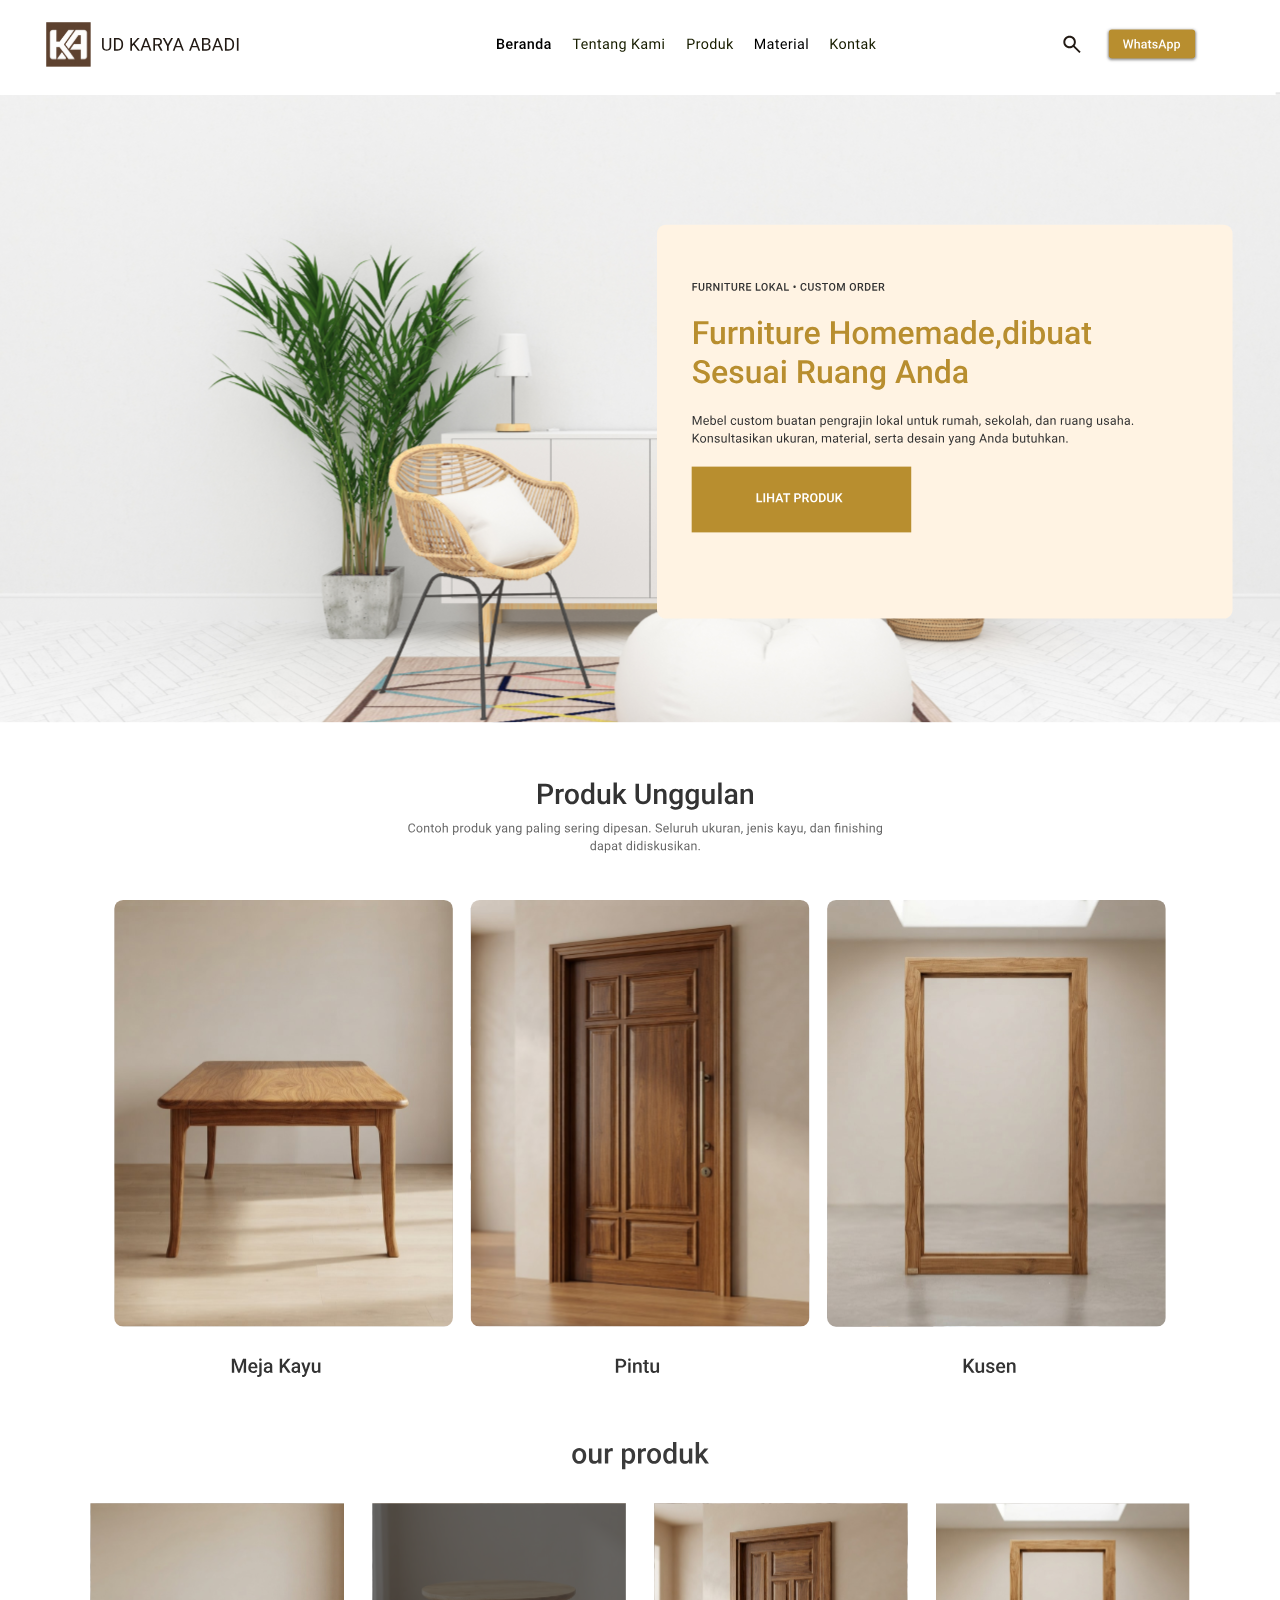
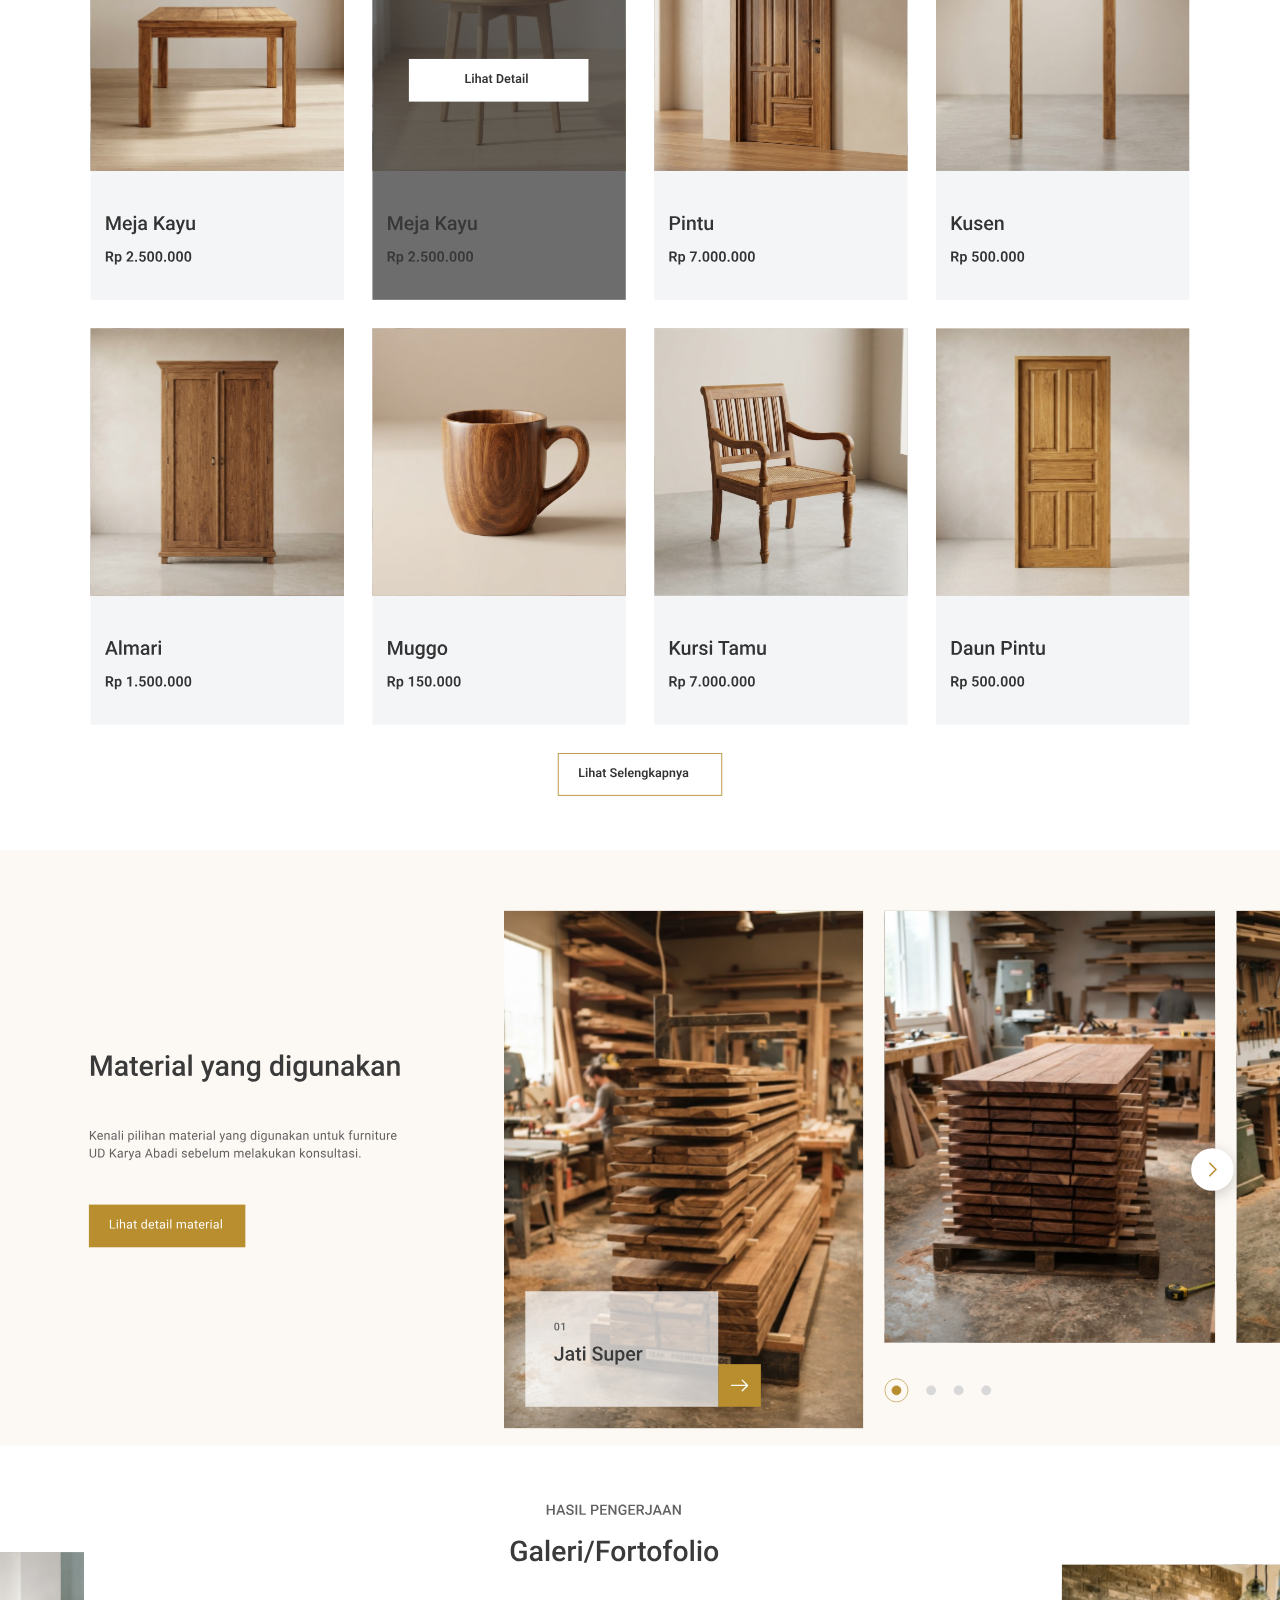
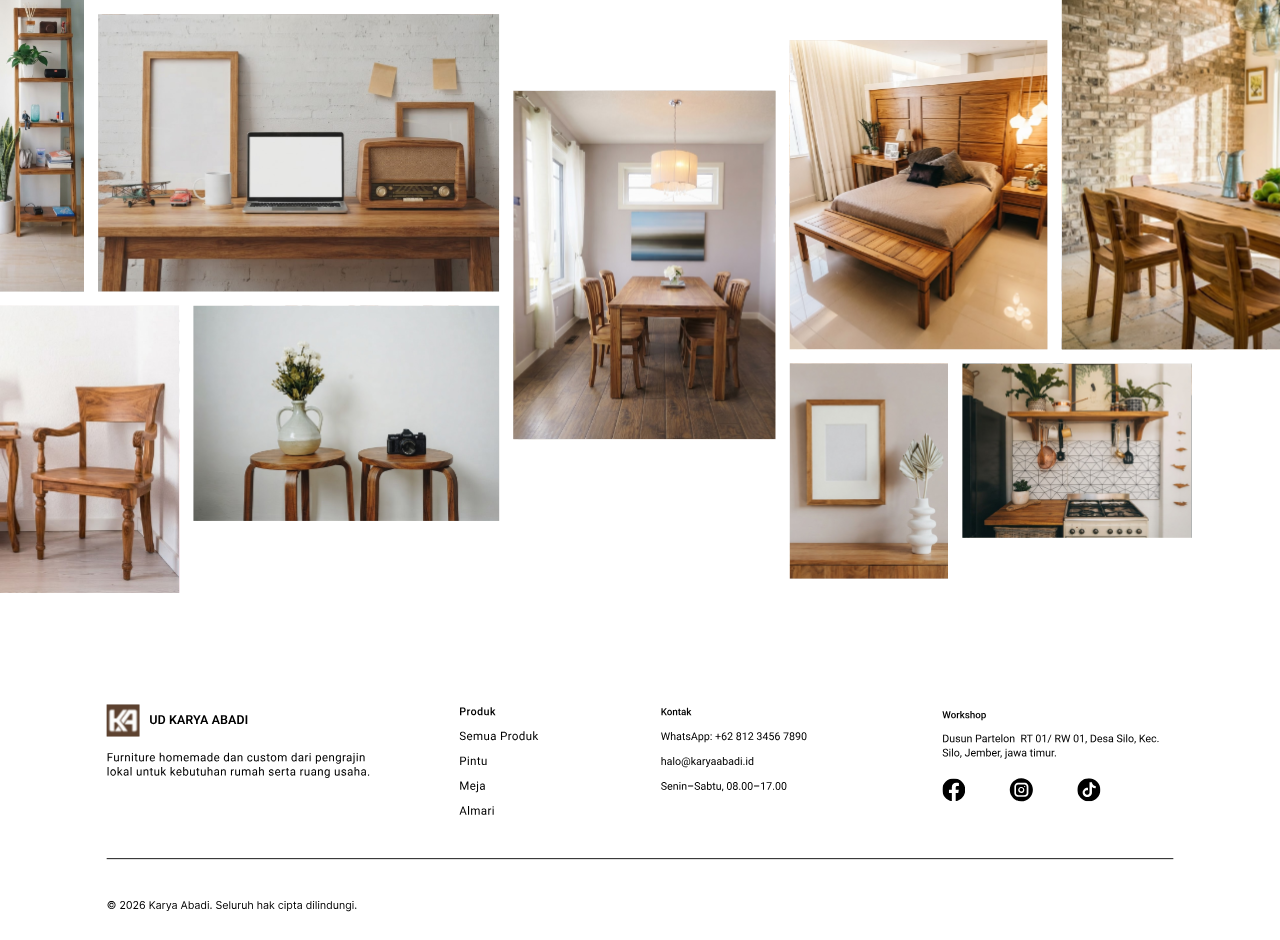
<file: index.html>
<!DOCTYPE html>

<html lang="id"><head><meta charset="utf-8"/><meta content="width=device-width,initial-scale=1" name="viewport"/><title>Beranda — UD Karya Abadi</title><link href="style.css" rel="stylesheet"/></head><body><main aria-label="Beranda" class="stage" data-page="index" style="--w:1440px;--ratio:1440/4658;--width:1440"><img alt="" class="art" draggable="false" height="4658" src="assets/index.svg" width="1440"/><div class="sr-only"><h1>Beranda</h1><p>Furniture lokal • Custom order</p><p>Furniture Homemade,dibuat Sesuai Ruang Anda</p><p>Mebel custom buatan pengrajin lokal untuk rumah, sekolah, dan ruang usaha. Konsultasikan ukuran, material, serta desain yang Anda butuhkan.</p><p>Lihat produk</p><p>Pintu</p><p>Meja Kayu</p><p>Kusen</p><p>Produk Unggulan</p><p>Contoh produk yang paling sering dipesan. Seluruh ukuran, jenis kayu, dan finishing dapat didiskusikan.</p><p>our produk</p><p>Rp 2.500.000</p><p>Rp 7.000.000</p><p>Rp 500.000</p><p>Almari</p><p>Rp 1.500.000</p><p>Muggo</p><p>Rp 150.000</p><p>Kursi Tamu</p><p>Daun Pintu</p><p>Lihat Detail</p><p>Lihat Selengkapnya</p><p>01</p><p>Jati Super</p><p>Lihat detail material</p><p>Material yang digunakan</p><p>Kenali pilihan material yang digunakan untuk furniture UD Karya Abadi sebelum melakukan konsultasi.</p><p>HASIL PENGERJAAN</p><p>Galeri/Fortofolio</p><p>UD KARYA ABADI</p><p>Furniture homemade dan custom dari pengrajin lokal untuk kebutuhan rumah serta ruang usaha.</p><p>Produk</p><p>Semua Produk</p><p>Meja</p><p>Kontak</p><p>WhatsApp: +62 812 3456 7890</p><p>halo@karyaabadi.id</p><p>Senin–Sabtu, 08.00–17.00</p><p>Workshop</p><p>Dusun Partelon  RT 01/ RW 01, Desa Silo, Kec. Silo, Jember, jawa timur.</p><p>© 2026 Karya Abadi. Seluruh hak cipta dilindungi.</p><p>Beranda</p><p>Tentang Kami</p><p>Material</p><p>WhatsApp</p><p>⌕</p></div><a aria-current="page" aria-label="Beranda" class="hotspot" href="index.html" style="left:38.0555556%;top:0.6655217%;width:5.0694444%;height:0.8158008%" title="Beranda"><span class="sr-only">Beranda</span></a><a aria-label="Tentang Kami" class="hotspot" href="tentang-kami.html" style="left:43.9583333%;top:0.6655217%;width:8.0555556%;height:0.8158008%" title="Tentang Kami"><span class="sr-only">Tentang Kami</span></a><a aria-label="Produk" class="hotspot" href="produk.html" style="left:52.8472222%;top:0.6655217%;width:4.4444444%;height:0.8158008%" title="Produk"><span class="sr-only">Produk</span></a><a aria-label="Material" class="hotspot" href="material.html" style="left:58.1944444%;top:0.6655217%;width:5.1388889%;height:0.8158008%" title="Material"><span class="sr-only">Material</span></a><a aria-label="Kontak" class="hotspot" href="kontak.html" style="left:64.0972222%;top:0.6655217%;width:4.4444444%;height:0.8158008%" title="Kontak"><span class="sr-only">Kontak</span></a><a aria-label="UD KARYA ABADI — Beranda" class="hotspot" href="index.html" style="left:3.2638889%;top:0.4937742%;width:17.0138889%;height:1.1163590%" title="UD KARYA ABADI — Beranda"><span class="sr-only">UD KARYA ABADI — Beranda</span></a><button aria-label="Pencarian" class="hotspot" data-action="search" style="left:82.4305556%;top:0.6225848%;width:2.9166667%;height:0.9016745%" title="Pencarian" type="button"><span class="sr-only">Pencarian</span></button><a aria-label="WhatsApp" class="hotspot" href="https://wa.me/6281234567890" rel="noopener" style="left:86.5972222%;top:0.7084586%;width:6.8055556%;height:0.7084586%" target="_blank" title="WhatsApp"><span class="sr-only">WhatsApp</span></a><a aria-label="Semua Produk" class="hotspot" href="produk.html" style="left:35.4166667%;top:94.8046372%;width:8.3333333%;height:0.5367110%" title="Semua Produk"><span class="sr-only">Semua Produk</span></a><a aria-label="Pintu" class="hotspot" href="produk.html?kategori=Pintu" style="left:35.4166667%;top:95.4057535%;width:8.3333333%;height:0.5367110%" title="Pintu"><span class="sr-only">Pintu</span></a><a aria-label="Meja" class="hotspot" href="produk.html?kategori=Meja" style="left:35.4166667%;top:96.0068699%;width:8.3333333%;height:0.5367110%" title="Meja"><span class="sr-only">Meja</span></a><a aria-label="Almari" class="hotspot" href="produk.html?kategori=Almari" style="left:35.4166667%;top:96.6079863%;width:8.3333333%;height:0.5367110%" title="Almari"><span class="sr-only">Almari</span></a><a aria-label="WhatsApp footer" class="hotspot" href="https://wa.me/6281234567890" rel="noopener" style="left:51.2500000%;top:94.8046372%;width:12.7777778%;height:0.5367110%" target="_blank" title="WhatsApp footer"><span class="sr-only">WhatsApp footer</span></a><a aria-label="Email" class="hotspot" href="mailto:halo@karyaabadi.id" style="left:51.2500000%;top:95.4057535%;width:10.4166667%;height:0.5367110%" title="Email"><span class="sr-only">Email</span></a><a aria-label="Lokasi workshop" class="hotspot" href="https://www.google.com/maps/search/?api=1&amp;query=Dusun+Partelon+Desa+Silo+Jember+Jawa+Timur" rel="noopener" style="left:73.2638889%;top:94.8046372%;width:18.7500000%;height:0.9660799%" target="_blank" title="Lokasi workshop"><span class="sr-only">Lokasi workshop</span></a><button aria-label="Facebook footer" class="hotspot" data-action="social" data-name="Facebook" style="left:73.2638889%;top:96.5650494%;width:2.5000000%;height:0.7728639%" title="Facebook footer" type="button"><span class="sr-only">Facebook footer</span></button><button aria-label="Instagram footer" class="hotspot" data-action="social" data-name="Instagram" style="left:78.5416667%;top:96.5650494%;width:2.5000000%;height:0.7728639%" title="Instagram footer" type="button"><span class="sr-only">Instagram footer</span></button><button aria-label="TikTok footer" class="hotspot" data-action="social" data-name="TikTok" style="left:83.8194444%;top:96.5650494%;width:2.5000000%;height:0.7728639%" title="TikTok footer" type="button"><span class="sr-only">TikTok footer</span></button><a aria-label="Lihat produk" class="hotspot" href="produk.html" style="left:54.0277778%;top:11.2709317%;width:17.1527778%;height:1.5886647%" title="Lihat produk"><span class="sr-only">Lihat produk</span></a><a aria-label="Meja Kayu" class="hotspot" href="produk.html?kategori=Meja" style="left:8.9583333%;top:21.7475311%;width:26.4583333%;height:11.6358952%" title="Meja Kayu"><span class="sr-only">Meja Kayu</span></a><a aria-label="Pintu" class="hotspot" href="produk.html?kategori=Pintu" style="left:36.8055556%;top:21.7475311%;width:26.4583333%;height:11.6358952%" title="Pintu"><span class="sr-only">Pintu</span></a><a aria-label="Kusen" class="hotspot" href="produk.html?kategori=Kusen" style="left:64.6527778%;top:21.7475311%;width:26.4583333%;height:11.6358952%" title="Kusen"><span class="sr-only">Kusen</span></a><a aria-label="Lihat Detail — Meja Kayu" class="hotspot" data-card="true" href="detail-produk.html" style="left:7.0833333%;top:36.3246028%;width:19.7916667%;height:9.5749249%" title="Lihat Detail — Meja Kayu"><span class="sr-only">Lihat Detail — Meja Kayu</span></a><a aria-label="Lihat Detail — Meja Kayu" class="hotspot" data-card="true" href="detail-produk.html" style="left:29.0972222%;top:36.3246028%;width:19.7916667%;height:9.5749249%" title="Lihat Detail — Meja Kayu"><span class="sr-only">Lihat Detail — Meja Kayu</span></a><button aria-label="Lihat Detail — Pintu" class="hotspot" data-action="product" data-card="true" data-name="Pintu" data-price="Rp 7.000.000" style="left:51.1111111%;top:36.3246028%;width:19.7916667%;height:9.5749249%" title="Lihat Detail — Pintu" type="button"><span class="sr-only">Lihat Detail — Pintu</span></button><button aria-label="Lihat Detail — Kusen" class="hotspot" data-action="product" data-card="true" data-name="Kusen" data-price="Rp 500.000" style="left:73.1250000%;top:36.3246028%;width:19.7916667%;height:9.5749249%" title="Lihat Detail — Kusen" type="button"><span class="sr-only">Lihat Detail — Kusen</span></button><button aria-label="Lihat Detail — Almari" class="hotspot" data-action="product" data-card="true" data-name="Almari" data-price="Rp 1.500.000" style="left:7.0833333%;top:46.5865178%;width:19.7916667%;height:9.5749249%" title="Lihat Detail — Almari" type="button"><span class="sr-only">Lihat Detail — Almari</span></button><button aria-label="Lihat Detail — Muggo" class="hotspot" data-action="product" data-card="true" data-name="Muggo" data-price="Rp 150.000" style="left:29.0972222%;top:46.5865178%;width:19.7916667%;height:9.5749249%" title="Lihat Detail — Muggo" type="button"><span class="sr-only">Lihat Detail — Muggo</span></button><button aria-label="Lihat Detail — Kursi Tamu" class="hotspot" data-action="product" data-card="true" data-name="Kursi Tamu" data-price="Rp 7.000.000" style="left:51.1111111%;top:46.5865178%;width:19.7916667%;height:9.5749249%" title="Lihat Detail — Kursi Tamu" type="button"><span class="sr-only">Lihat Detail — Kursi Tamu</span></button><button aria-label="Lihat Detail — Daun Pintu" class="hotspot" data-action="product" data-card="true" data-name="Daun Pintu" data-price="Rp 500.000" style="left:73.1250000%;top:46.5865178%;width:19.7916667%;height:9.5749249%" title="Lihat Detail — Daun Pintu" type="button"><span class="sr-only">Lihat Detail — Daun Pintu</span></button><a aria-label="Lihat Selengkapnya" class="hotspot" href="produk.html" style="left:43.6111111%;top:56.8484328%;width:12.8472222%;height:1.0304852%" title="Lihat Selengkapnya"><span class="sr-only">Lihat Selengkapnya</span></a><a aria-label="Lihat detail material" class="hotspot" href="material.html" style="left:6.9444444%;top:67.7544010%;width:12.2222222%;height:1.0304852%" title="Lihat detail material"><span class="sr-only">Lihat detail material</span></a><button aria-label="Perbesar foto galeri" class="hotspot" data-action="zoom" data-crop="111,3617,451,312" style="left:7.7083333%;top:77.6513525%;width:31.3194444%;height:6.6981537%" title="Perbesar foto galeri" type="button"><span class="sr-only">Perbesar foto galeri</span></button><button aria-label="Perbesar foto galeri" class="hotspot" data-action="zoom" data-crop="578,3703,295,392" style="left:40.1388889%;top:79.4976385%;width:20.4861111%;height:8.4156290%" title="Perbesar foto galeri" type="button"><span class="sr-only">Perbesar foto galeri</span></button><button aria-label="Perbesar foto galeri" class="hotspot" data-action="zoom" data-crop="218,3945,344,242" style="left:15.1388889%;top:84.6930013%;width:23.8888889%;height:5.1953628%" title="Perbesar foto galeri" type="button"><span class="sr-only">Perbesar foto galeri</span></button><button aria-label="Perbesar foto galeri" class="hotspot" data-action="zoom" data-crop="889,4010,178,242" style="left:61.7361111%;top:86.0884500%;width:12.3611111%;height:5.1953628%" title="Perbesar foto galeri" type="button"><span class="sr-only">Perbesar foto galeri</span></button><button aria-label="Perbesar foto galeri" class="hotspot" data-action="zoom" data-crop="1083,4010,258,196" style="left:75.2083333%;top:86.0884500%;width:17.9166667%;height:4.2078145%" title="Perbesar foto galeri" type="button"><span class="sr-only">Perbesar foto galeri</span></button><button aria-label="Perbesar foto galeri" class="hotspot" data-action="zoom" data-crop="889,3646,290,348" style="left:61.7361111%;top:78.2739373%;width:20.1388889%;height:7.4710176%" title="Perbesar foto galeri" type="button"><span class="sr-only">Perbesar foto galeri</span></button><button aria-label="Perbesar foto galeri" class="hotspot" data-action="zoom" data-crop="1195,3561,245,433" style="left:82.9861111%;top:76.4491198%;width:17.0138889%;height:9.2958351%" title="Perbesar foto galeri" type="button"><span class="sr-only">Perbesar foto galeri</span></button><button aria-label="Perbesar foto galeri" class="hotspot" data-action="zoom" data-crop="0,3945,202,323" style="left:0.0000000%;top:84.6930013%;width:14.0277778%;height:6.9343066%" title="Perbesar foto galeri" type="button"><span class="sr-only">Perbesar foto galeri</span></button><button aria-label="Perbesar foto galeri" class="hotspot" data-action="zoom" data-crop="0,3547,95,312" style="left:0.0000000%;top:76.1485616%;width:6.5972222%;height:6.6981537%" title="Perbesar foto galeri" type="button"><span class="sr-only">Perbesar foto galeri</span></button></main><script src="script.js"></script></body></html>
</file>
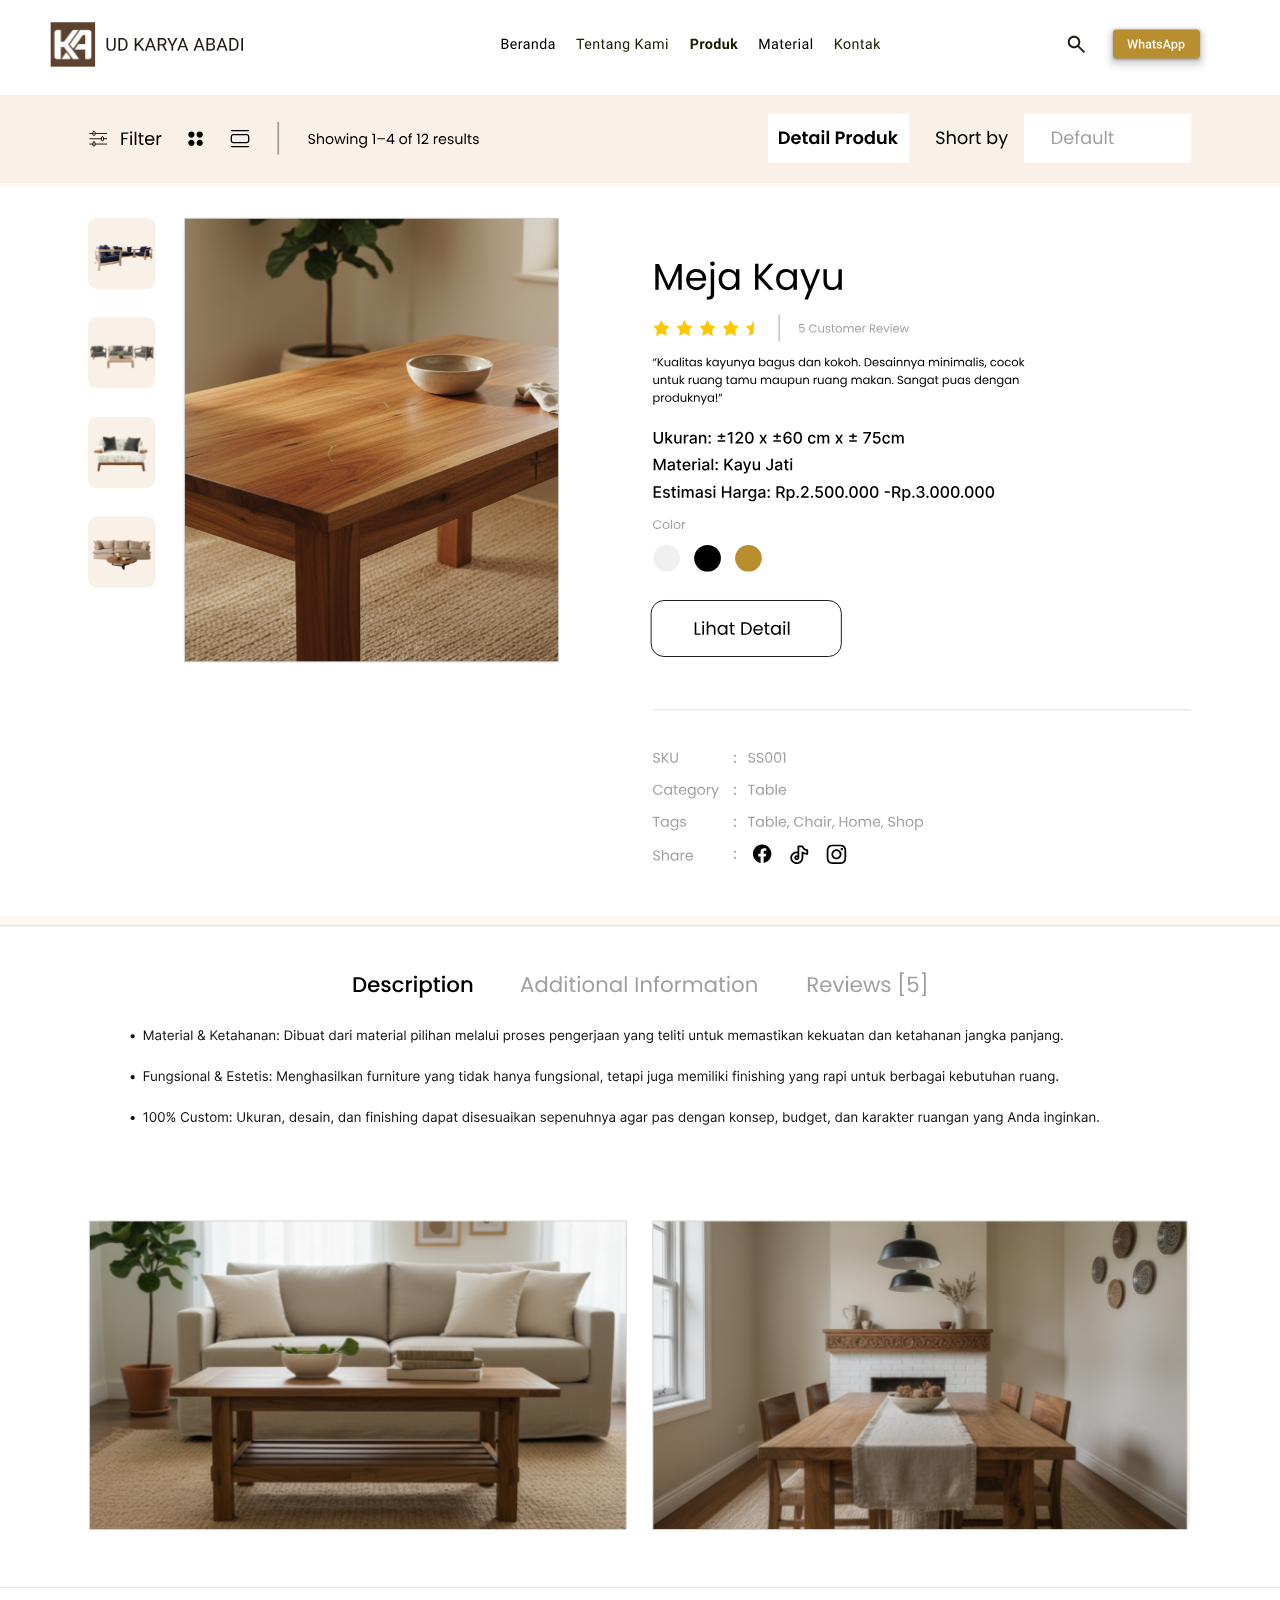
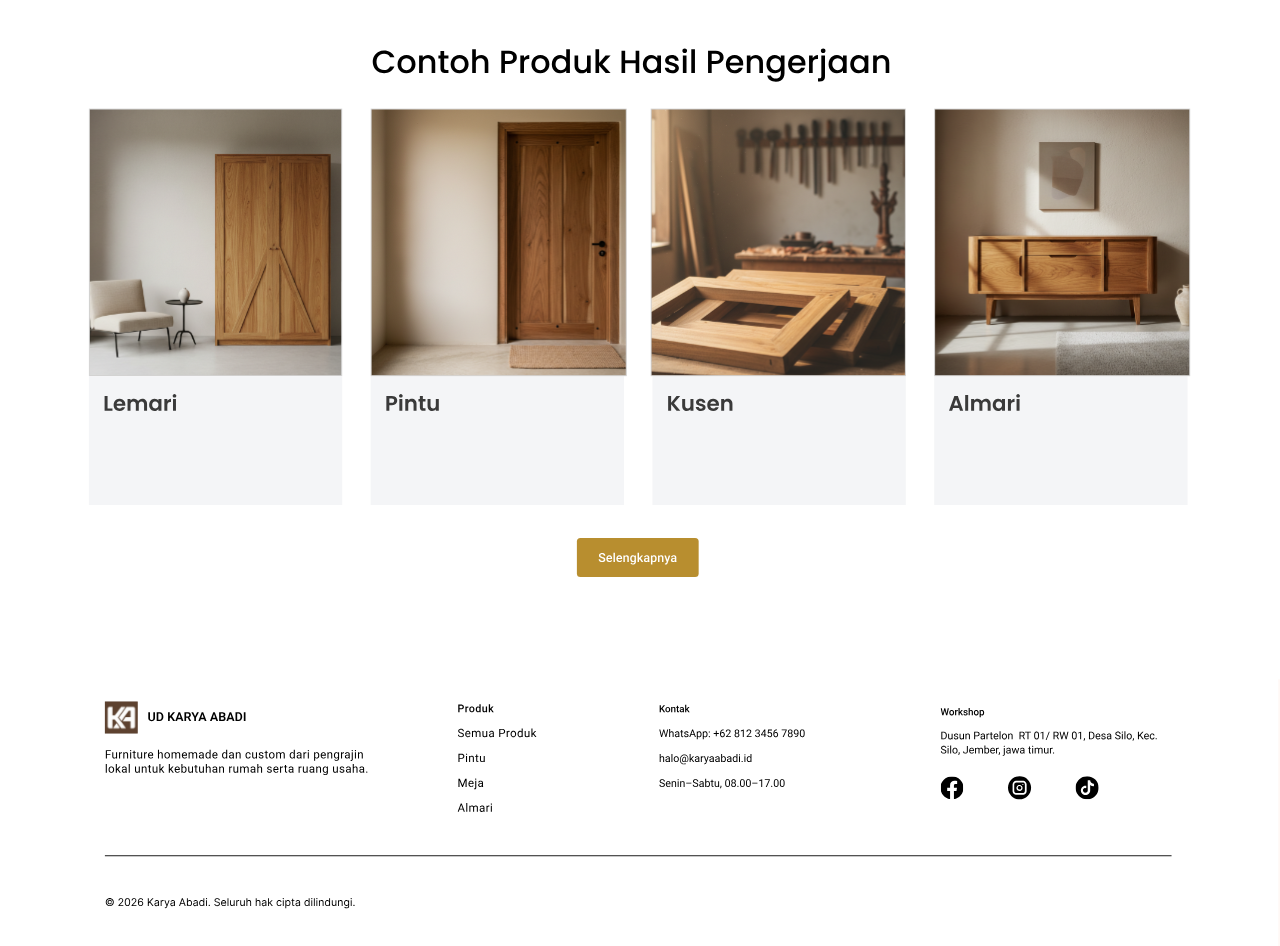
<file: detail-produk.html>
<!DOCTYPE html>

<html lang="id"><head><meta charset="utf-8"/><meta content="width=device-width,initial-scale=1" name="viewport"/><title>Detail Produk — UD Karya Abadi</title><link href="style.css" rel="stylesheet"/></head><body><main aria-label="Detail Produk" class="stage" data-page="detail-produk" style="--w:1440px;--ratio:1440/2864;--width:1440"><img alt="" class="art" draggable="false" height="2864" src="assets/detail-produk.svg" width="1440"/><div class="sr-only"><h1>Detail Produk</h1><p>Filter</p><p>☷</p><p>▦</p><p>☰</p><p>Showing 1–4 of 12 results</p><p>Detail Produk</p><p>Short by</p><p>Default</p><p>★★★★½</p><p>Meja Kayu</p><p>5 Customer Review</p><p>“Kualitas kayunya bagus dan kokoh. Desainnya minimalis, cocok untuk ruang tamu maupun ruang makan. Sangat puas dengan produknya!”</p><p>Ukuran: ±120 x ±60 cm x ± 75cm</p><p>Material: Kayu Jati</p><p>Estimasi Harga: Rp.2.500.000 -Rp.3.000.000</p><p>Color</p><p>Lihat Detail</p><p>SKU</p><p>SS001</p><p>Table</p><p>Table, Chair, Home, Shop</p><p>:</p><p>Category</p><p>Tags</p><p>Share</p><p>Description</p><p>Additional Information</p><p>Reviews [5]</p><p>Material &amp; Ketahanan: Dibuat dari material pilihan melalui proses pengerjaan yang teliti untuk memastikan kekuatan dan ketahanan jangka panjang.

Fungsional &amp; Estetis: Menghasilkan furniture yang tidak hanya fungsional, tetapi juga memiliki finishing yang rapi untuk berbagai kebutuhan ruang.

100% Custom: Ukuran, desain, dan finishing dapat disesuaikan sepenuhnya agar pas dengan konsep, budget, dan karakter ruangan yang Anda inginkan.</p><p>Contoh Produk Hasil Pengerjaan</p><p>Lemari</p><p>Pintu</p><p>Kusen</p><p>Almari</p><p>-50%</p><p>New</p><p>Selengkapnya</p><p>UD KARYA ABADI</p><p>Furniture homemade dan custom dari pengrajin lokal untuk kebutuhan rumah serta ruang usaha.</p><p>Produk</p><p>Semua Produk</p><p>Meja</p><p>Kontak</p><p>WhatsApp: +62 812 3456 7890</p><p>halo@karyaabadi.id</p><p>Senin–Sabtu, 08.00–17.00</p><p>Workshop</p><p>Dusun Partelon  RT 01/ RW 01, Desa Silo, Kec. Silo, Jember, jawa timur.</p><p>© 2026 Karya Abadi. Seluruh hak cipta dilindungi.</p><p>Beranda</p><p>Tentang Kami</p><p>Material</p><p>WhatsApp</p><p>⌕</p></div><a aria-label="Beranda" class="hotspot" href="index.html" style="left:38.7500000%;top:1.0824022%;width:5.0694444%;height:1.3268156%" title="Beranda"><span class="sr-only">Beranda</span></a><a aria-label="Tentang Kami" class="hotspot" href="tentang-kami.html" style="left:44.6527778%;top:1.0824022%;width:8.0555556%;height:1.3268156%" title="Tentang Kami"><span class="sr-only">Tentang Kami</span></a><a aria-label="Produk" class="hotspot" href="produk.html" style="left:53.5416667%;top:1.0824022%;width:4.4444444%;height:1.3268156%" title="Produk"><span class="sr-only">Produk</span></a><a aria-label="Material" class="hotspot" href="material.html" style="left:58.8888889%;top:1.0824022%;width:5.1388889%;height:1.3268156%" title="Material"><span class="sr-only">Material</span></a><a aria-label="Kontak" class="hotspot" href="kontak.html" style="left:64.7916667%;top:1.0824022%;width:4.4444444%;height:1.3268156%" title="Kontak"><span class="sr-only">Kontak</span></a><a aria-label="UD KARYA ABADI — Beranda" class="hotspot" href="index.html" style="left:3.6111111%;top:0.8030726%;width:17.0138889%;height:1.8156425%" title="UD KARYA ABADI — Beranda"><span class="sr-only">UD KARYA ABADI — Beranda</span></a><button aria-label="Pencarian" class="hotspot" data-action="search" style="left:82.7777778%;top:1.0125698%;width:2.9166667%;height:1.4664804%" title="Pencarian" type="button"><span class="sr-only">Pencarian</span></button><a aria-label="WhatsApp" class="hotspot" href="https://wa.me/6281234567890" rel="noopener" style="left:86.9444444%;top:1.1522346%;width:6.8055556%;height:1.1522346%" target="_blank" title="WhatsApp"><span class="sr-only">WhatsApp</span></a><a aria-label="Semua Produk" class="hotspot" href="produk.html" style="left:35.2777778%;top:91.2011173%;width:8.3333333%;height:0.8729050%" title="Semua Produk"><span class="sr-only">Semua Produk</span></a><a aria-label="Pintu" class="hotspot" href="produk.html?kategori=Pintu" style="left:35.2777778%;top:92.1787709%;width:8.3333333%;height:0.8729050%" title="Pintu"><span class="sr-only">Pintu</span></a><a aria-label="Meja" class="hotspot" href="produk.html?kategori=Meja" style="left:35.2777778%;top:93.1564246%;width:8.3333333%;height:0.8729050%" title="Meja"><span class="sr-only">Meja</span></a><a aria-label="Almari" class="hotspot" href="produk.html?kategori=Almari" style="left:35.2777778%;top:94.1340782%;width:8.3333333%;height:0.8729050%" title="Almari"><span class="sr-only">Almari</span></a><a aria-label="WhatsApp footer" class="hotspot" href="https://wa.me/6281234567890" rel="noopener" style="left:51.1111111%;top:91.2011173%;width:12.7777778%;height:0.8729050%" target="_blank" title="WhatsApp footer"><span class="sr-only">WhatsApp footer</span></a><a aria-label="Email" class="hotspot" href="mailto:halo@karyaabadi.id" style="left:51.1111111%;top:92.1787709%;width:10.4166667%;height:0.8729050%" title="Email"><span class="sr-only">Email</span></a><a aria-label="Lokasi workshop" class="hotspot" href="https://www.google.com/maps/search/?api=1&amp;query=Dusun+Partelon+Desa+Silo+Jember+Jawa+Timur" rel="noopener" style="left:73.1250000%;top:91.2011173%;width:18.7500000%;height:1.5712291%" target="_blank" title="Lokasi workshop"><span class="sr-only">Lokasi workshop</span></a><button aria-label="Facebook footer" class="hotspot" data-action="social" data-name="Facebook" style="left:73.1250000%;top:94.0642458%;width:2.5000000%;height:1.2569832%" title="Facebook footer" type="button"><span class="sr-only">Facebook footer</span></button><button aria-label="Instagram footer" class="hotspot" data-action="social" data-name="Instagram" style="left:78.4027778%;top:94.0642458%;width:2.5000000%;height:1.2569832%" title="Instagram footer" type="button"><span class="sr-only">Instagram footer</span></button><button aria-label="TikTok footer" class="hotspot" data-action="social" data-name="TikTok" style="left:83.6805556%;top:94.0642458%;width:2.5000000%;height:1.2569832%" title="TikTok footer" type="button"><span class="sr-only">TikTok footer</span></button><button aria-label="Filter" class="hotspot" data-action="filter" style="left:6.8055556%;top:4.6089385%;width:6.0416667%;height:1.6061453%" title="Filter" type="button"><span class="sr-only">Filter</span></button><button aria-label="Tampilan grid" class="hotspot" data-action="grid" style="left:13.7500000%;top:4.6089385%;width:2.9166667%;height:1.6061453%" title="Tampilan grid" type="button"><span class="sr-only">Tampilan grid</span></button><button aria-label="Tampilan daftar" class="hotspot" data-action="list" style="left:17.3611111%;top:4.6089385%;width:2.9166667%;height:1.6061453%" title="Tampilan daftar" type="button"><span class="sr-only">Tampilan daftar</span></button><button aria-label="Short by — Default" class="hotspot" data-action="sort" style="left:80.0000000%;top:4.4692737%;width:13.0555556%;height:1.9203911%" title="Short by — Default" type="button"><span class="sr-only">Short by — Default</span></button><a aria-label="Detail Produk" class="hotspot" href="detail-produk.html" style="left:60.0000000%;top:4.4692737%;width:11.0416667%;height:1.9203911%" title="Detail Produk"><span class="sr-only">Detail Produk</span></a><button aria-label="Foto produk 1" class="hotspot" data-action="photo" data-crop="95,245,85,80" style="left:6.5972222%;top:8.5544693%;width:5.9027778%;height:2.7932961%" title="Foto produk 1" type="button"><span class="sr-only">Foto produk 1</span></button><button aria-label="Foto produk 2" class="hotspot" data-action="photo" data-crop="95,357,85,80" style="left:6.5972222%;top:12.4650838%;width:5.9027778%;height:2.7932961%" title="Foto produk 2" type="button"><span class="sr-only">Foto produk 2</span></button><button aria-label="Foto produk 3" class="hotspot" data-action="photo" data-crop="95,469,85,80" style="left:6.5972222%;top:16.3756983%;width:5.9027778%;height:2.7932961%" title="Foto produk 3" type="button"><span class="sr-only">Foto produk 3</span></button><button aria-label="Foto produk 4" class="hotspot" data-action="photo" data-crop="95,581,85,80" style="left:6.5972222%;top:20.2863128%;width:5.9027778%;height:2.7932961%" title="Foto produk 4" type="button"><span class="sr-only">Foto produk 4</span></button><button aria-label="Perbesar foto utama" class="hotspot" data-action="zoom" data-crop="207,245,422,500" style="left:14.3750000%;top:8.5544693%;width:29.3055556%;height:17.4581006%" title="Perbesar foto utama" type="button"><span class="sr-only">Perbesar foto utama</span></button><button aria-label="Pilih warna 1" class="hotspot" data-action="color" data-name="0" style="left:51.0416667%;top:21.4036313%;width:2.0833333%;height:1.0474860%" title="Pilih warna 1" type="button"><span class="sr-only">Pilih warna 1</span></button><button aria-label="Pilih warna 2" class="hotspot" data-action="color" data-name="1" style="left:54.2361111%;top:21.4036313%;width:2.0833333%;height:1.0474860%" title="Pilih warna 2" type="button"><span class="sr-only">Pilih warna 2</span></button><button aria-label="Pilih warna 3" class="hotspot" data-action="color" data-name="2" style="left:57.4305556%;top:21.4036313%;width:2.0833333%;height:1.0474860%" title="Pilih warna 3" type="button"><span class="sr-only">Pilih warna 3</span></button><button aria-label="Lihat Detail" class="hotspot" data-action="description" style="left:50.8333333%;top:23.5684358%;width:14.9305556%;height:2.2346369%" title="Lihat Detail" type="button"><span class="sr-only">Lihat Detail</span></button><button aria-label="Description" class="hotspot" data-action="tab" data-name="Description" style="left:27.5000000%;top:38.0586592%;width:9.5138889%;height:1.2569832%" title="Description" type="button"><span class="sr-only">Description</span></button><button aria-label="Additional Information" class="hotspot" data-action="tab" data-name="Additional Information" style="left:40.6250000%;top:38.0586592%;width:18.6805556%;height:1.2569832%" title="Additional Information" type="button"><span class="sr-only">Additional Information</span></button><button aria-label="Reviews [5]" class="hotspot" data-action="tab" data-name="Reviews [5]" style="left:62.9861111%;top:38.0586592%;width:9.5833333%;height:1.2569832%" title="Reviews [5]" type="button"><span class="sr-only">Reviews [5]</span></button><button aria-label="Bagikan produk" class="hotspot" data-action="share" style="left:58.5416667%;top:33.0307263%;width:2.0833333%;height:1.1173184%" title="Bagikan produk" type="button"><span class="sr-only">Bagikan produk</span></button><button aria-label="Bagikan produk" class="hotspot" data-action="share" style="left:61.5277778%;top:33.0307263%;width:2.0833333%;height:1.1173184%" title="Bagikan produk" type="button"><span class="sr-only">Bagikan produk</span></button><button aria-label="Bagikan produk" class="hotspot" data-action="share" style="left:64.2361111%;top:33.0307263%;width:2.0833333%;height:1.1173184%" title="Bagikan produk" type="button"><span class="sr-only">Bagikan produk</span></button><button aria-label="Perbesar foto detail" class="hotspot" data-action="zoom" data-crop="100,1373,605,348" style="left:6.9444444%;top:47.9399441%;width:42.0138889%;height:12.1508380%" title="Perbesar foto detail" type="button"><span class="sr-only">Perbesar foto detail</span></button><button aria-label="Perbesar foto detail" class="hotspot" data-action="zoom" data-crop="734,1373,602,348" style="left:50.9722222%;top:47.9399441%;width:41.8055556%;height:12.1508380%" title="Perbesar foto detail" type="button"><span class="sr-only">Perbesar foto detail</span></button><button aria-label="Contoh produk — Lemari" class="hotspot" data-action="product" data-card="true" data-name="Lemari" style="left:6.9444444%;top:67.1089385%;width:19.7916667%;height:15.5726257%" title="Contoh produk — Lemari" type="button"><span class="sr-only">Contoh produk — Lemari</span></button><button aria-label="Contoh produk — Pintu" class="hotspot" data-action="product" data-card="true" data-name="Pintu" style="left:28.9583333%;top:67.1089385%;width:19.7916667%;height:15.5726257%" title="Contoh produk — Pintu" type="button"><span class="sr-only">Contoh produk — Pintu</span></button><button aria-label="Contoh produk — Kusen" class="hotspot" data-action="product" data-card="true" data-name="Kusen" style="left:50.9722222%;top:67.1089385%;width:19.7916667%;height:15.5726257%" title="Contoh produk — Kusen" type="button"><span class="sr-only">Contoh produk — Kusen</span></button><button aria-label="Contoh produk — Almari" class="hotspot" data-action="product" data-card="true" data-name="Almari" style="left:72.9861111%;top:67.1089385%;width:19.7916667%;height:15.5726257%" title="Contoh produk — Almari" type="button"><span class="sr-only">Contoh produk — Almari</span></button><a aria-label="Selengkapnya" class="hotspot" href="produk.html" style="left:45.0694444%;top:83.9734637%;width:9.5138889%;height:1.5363128%" title="Selengkapnya"><span class="sr-only">Selengkapnya</span></a></main><script src="script.js"></script></body></html>
</file>
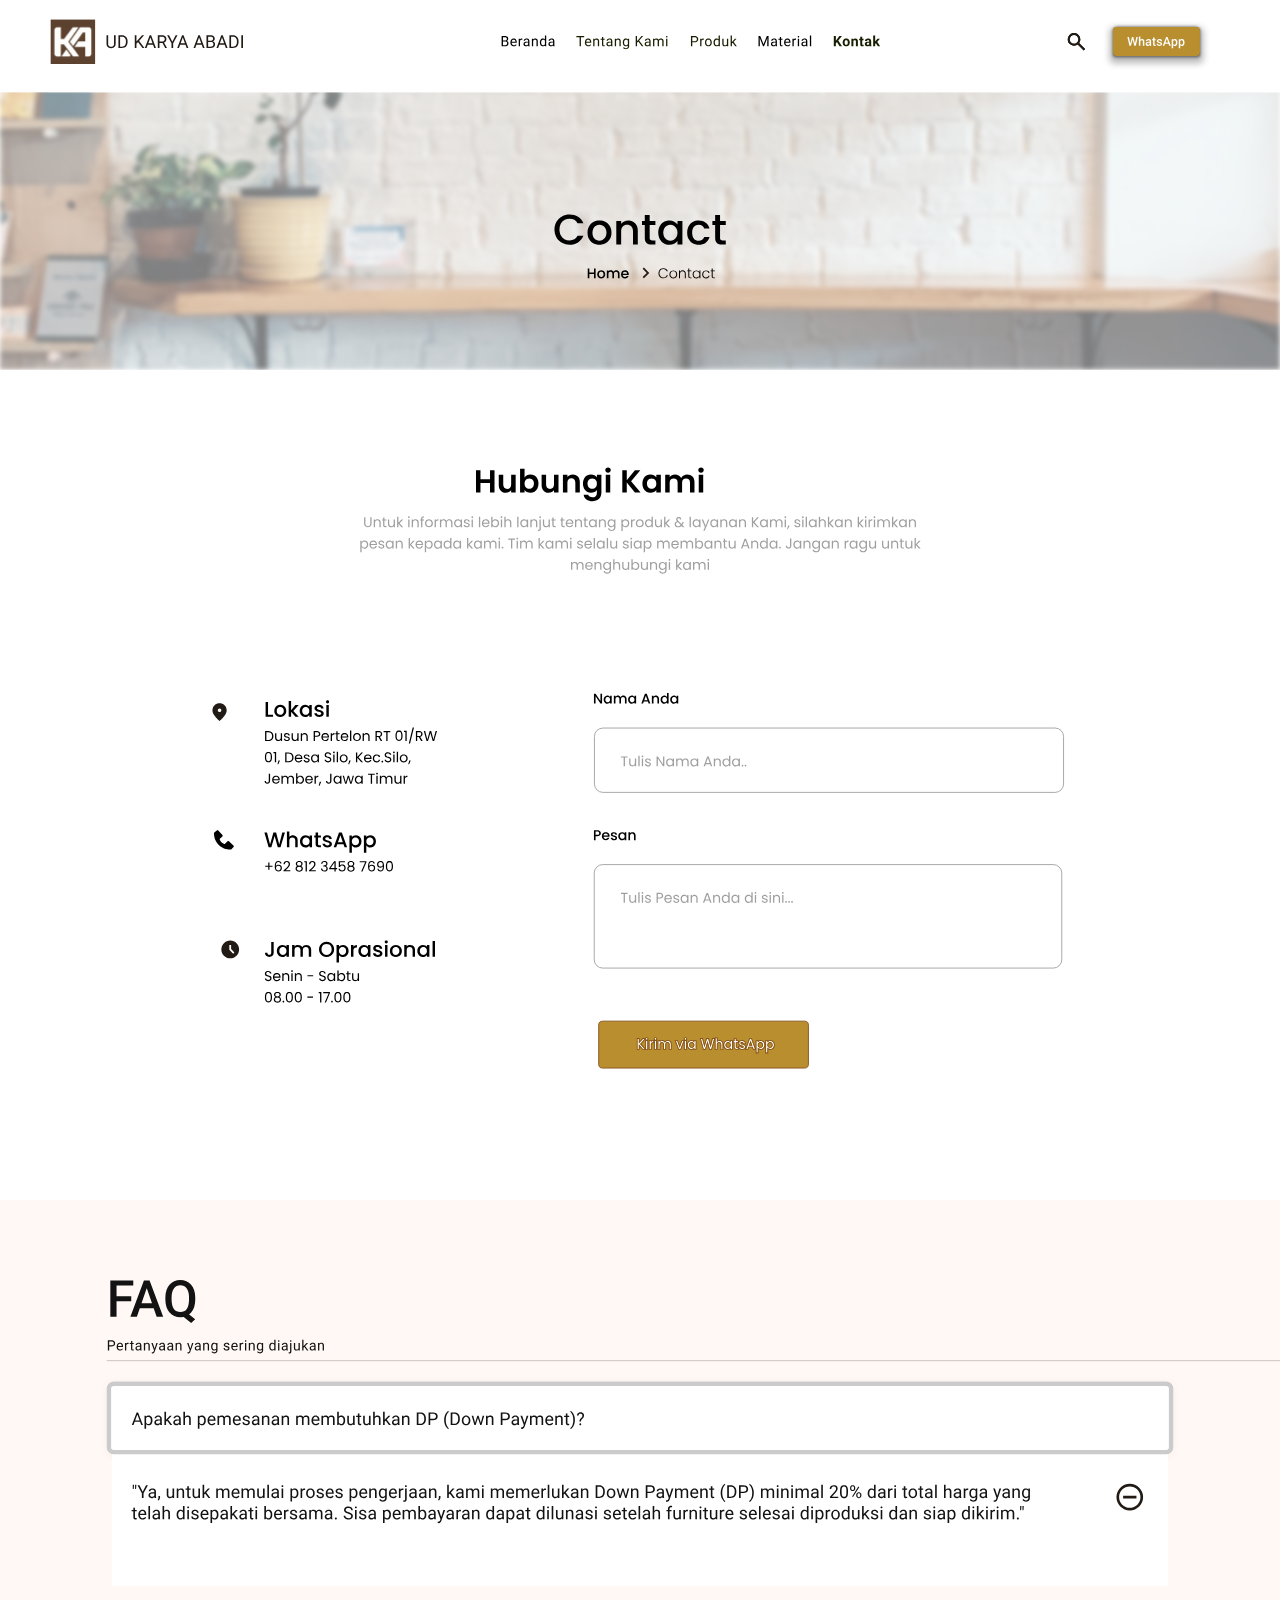
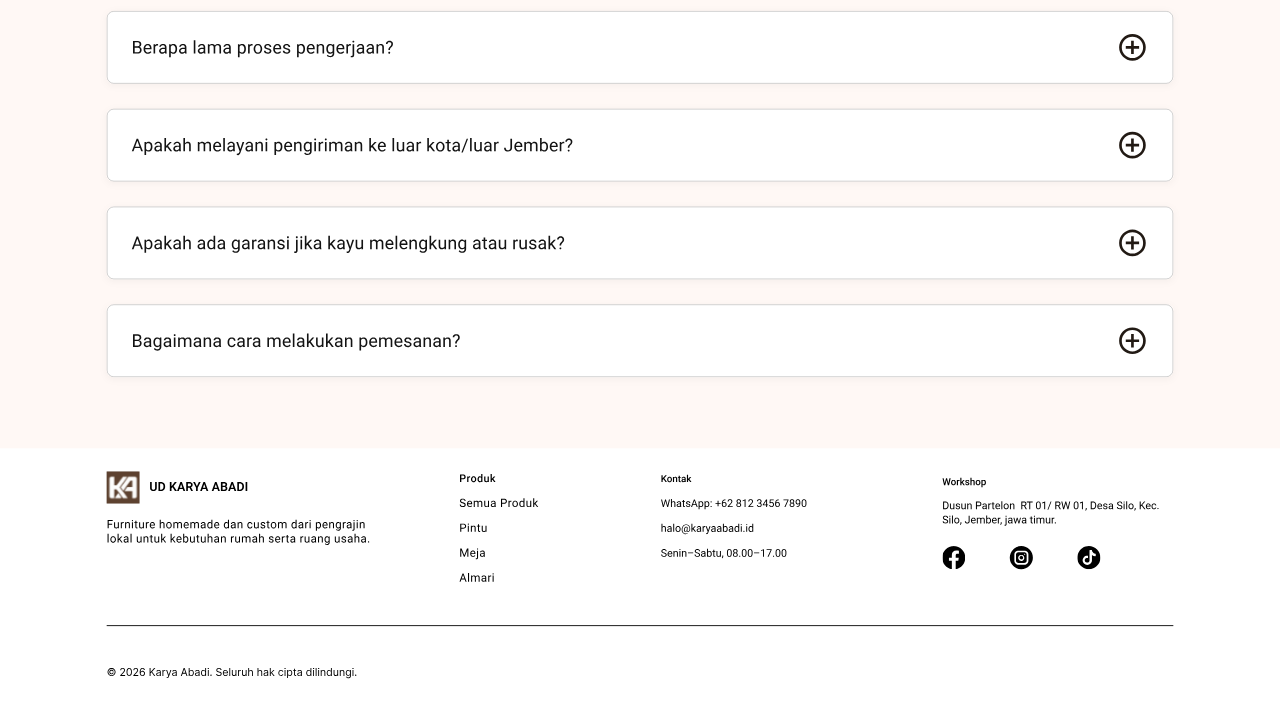
<file: kontak.html>
<!DOCTYPE html>

<html lang="id"><head><meta charset="utf-8"/><meta content="width=device-width,initial-scale=1" name="viewport"/><title>Kontak — UD Karya Abadi</title><link href="style.css" rel="stylesheet"/></head><body><main aria-label="Kontak" class="stage" data-page="kontak" style="--w:1440px;--ratio:1440/2595;--width:1440"><img alt="" class="art" draggable="false" height="2595" src="assets/kontak.svg" width="1440"/><div class="sr-only"><h1>Kontak</h1><p>Contact</p><p>Home</p><p>Hubungi Kami</p><p>Untuk informasi lebih lanjut tentang produk &amp; layanan Kami, silahkan kirimkan pesan kepada kami. Tim kami selalu siap membantu Anda. Jangan ragu untuk menghubungi kami</p><p>Lokasi</p><p>Jam Oprasional</p><p>WhatsApp</p><p>Dusun Pertelon RT 01/RW 01, Desa Silo, Kec.Silo, Jember, Jawa Timur</p><p>Senin - Sabtu
08.00 - 17.00</p><p>+62 812 3458 7690</p><p>Kirim via WhatsApp</p><p>Nama Anda</p><p>Pesan</p><p>FAQ</p><p>Pertanyaan yang sering diajukan</p><p>Apakah pemesanan membutuhkan DP (Down Payment)?</p><p>Berapa lama proses pengerjaan?</p><p>Apakah melayani pengiriman ke luar kota/luar Jember?</p><p>Apakah ada garansi jika kayu melengkung atau rusak?</p><p>Bagaimana cara melakukan pemesanan?</p><p>"Ya, untuk memulai proses pengerjaan, kami memerlukan Down Payment (DP) minimal 20% dari total harga yang telah disepakati bersama. Sisa pembayaran dapat dilunasi setelah furniture selesai diproduksi dan siap dikirim."</p><p>UD KARYA ABADI</p><p>Furniture homemade dan custom dari pengrajin lokal untuk kebutuhan rumah serta ruang usaha.</p><p>Produk</p><p>Semua Produk</p><p>Pintu</p><p>Meja</p><p>Almari</p><p>Kontak</p><p>WhatsApp: +62 812 3456 7890</p><p>halo@karyaabadi.id</p><p>Senin–Sabtu, 08.00–17.00</p><p>Workshop</p><p>Dusun Partelon  RT 01/ RW 01, Desa Silo, Kec. Silo, Jember, jawa timur.</p><p>© 2026 Karya Abadi. Seluruh hak cipta dilindungi.</p><p>Beranda</p><p>Tentang Kami</p><p>Material</p><p>⌕</p></div><a aria-label="Beranda" class="hotspot" href="index.html" style="left:38.7500000%;top:1.0789981%;width:5.0694444%;height:1.4643545%" title="Beranda"><span class="sr-only">Beranda</span></a><a aria-label="Tentang Kami" class="hotspot" href="tentang-kami.html" style="left:44.6527778%;top:1.0789981%;width:8.0555556%;height:1.4643545%" title="Tentang Kami"><span class="sr-only">Tentang Kami</span></a><a aria-label="Produk" class="hotspot" href="produk.html" style="left:53.5416667%;top:1.0789981%;width:4.4444444%;height:1.4643545%" title="Produk"><span class="sr-only">Produk</span></a><a aria-label="Material" class="hotspot" href="material.html" style="left:58.8194444%;top:1.0789981%;width:5.1388889%;height:1.4643545%" title="Material"><span class="sr-only">Material</span></a><a aria-current="page" aria-label="Kontak" class="hotspot" href="kontak.html" style="left:64.7222222%;top:1.0789981%;width:4.4444444%;height:1.4643545%" title="Kontak"><span class="sr-only">Kontak</span></a><a aria-label="UD KARYA ABADI — Beranda" class="hotspot" href="index.html" style="left:3.6111111%;top:0.7707129%;width:17.0138889%;height:2.0038536%" title="UD KARYA ABADI — Beranda"><span class="sr-only">UD KARYA ABADI — Beranda</span></a><button aria-label="Pencarian" class="hotspot" data-action="search" style="left:82.7777778%;top:1.0019268%;width:2.9166667%;height:1.6184971%" title="Pencarian" type="button"><span class="sr-only">Pencarian</span></button><a aria-label="WhatsApp" class="hotspot" href="https://wa.me/6281234567890" rel="noopener" style="left:86.9444444%;top:1.1560694%;width:6.8055556%;height:1.2716763%" target="_blank" title="WhatsApp"><span class="sr-only">WhatsApp</span></a><a aria-label="Semua Produk" class="hotspot" href="produk.html" style="left:35.4166667%;top:90.6743738%;width:8.3333333%;height:0.9633911%" title="Semua Produk"><span class="sr-only">Semua Produk</span></a><a aria-label="Pintu" class="hotspot" href="produk.html?kategori=Pintu" style="left:35.4166667%;top:91.7533719%;width:8.3333333%;height:0.9633911%" title="Pintu"><span class="sr-only">Pintu</span></a><a aria-label="Meja" class="hotspot" href="produk.html?kategori=Meja" style="left:35.4166667%;top:92.8323699%;width:8.3333333%;height:0.9633911%" title="Meja"><span class="sr-only">Meja</span></a><a aria-label="Almari" class="hotspot" href="produk.html?kategori=Almari" style="left:35.4166667%;top:93.9113680%;width:8.3333333%;height:0.9633911%" title="Almari"><span class="sr-only">Almari</span></a><a aria-label="WhatsApp footer" class="hotspot" href="https://wa.me/6281234567890" rel="noopener" style="left:51.2500000%;top:90.6743738%;width:12.7777778%;height:0.9633911%" target="_blank" title="WhatsApp footer"><span class="sr-only">WhatsApp footer</span></a><a aria-label="Email" class="hotspot" href="mailto:halo@karyaabadi.id" style="left:51.2500000%;top:91.7533719%;width:10.4166667%;height:0.9633911%" title="Email"><span class="sr-only">Email</span></a><a aria-label="Lokasi workshop" class="hotspot" href="https://www.google.com/maps/search/?api=1&amp;query=Dusun+Partelon+Desa+Silo+Jember+Jawa+Timur" rel="noopener" style="left:73.2638889%;top:90.6743738%;width:18.7500000%;height:1.7341040%" target="_blank" title="Lokasi workshop"><span class="sr-only">Lokasi workshop</span></a><button aria-label="Facebook footer" class="hotspot" data-action="social" data-name="Facebook" style="left:73.2638889%;top:93.8342967%;width:2.5000000%;height:1.3872832%" title="Facebook footer" type="button"><span class="sr-only">Facebook footer</span></button><button aria-label="Instagram footer" class="hotspot" data-action="social" data-name="Instagram" style="left:78.5416667%;top:93.8342967%;width:2.5000000%;height:1.3872832%" title="Instagram footer" type="button"><span class="sr-only">Instagram footer</span></button><button aria-label="TikTok footer" class="hotspot" data-action="social" data-name="TikTok" style="left:83.8194444%;top:93.8342967%;width:2.5000000%;height:1.3872832%" title="TikTok footer" type="button"><span class="sr-only">TikTok footer</span></button><a aria-label="Home" class="hotspot" href="index.html" style="left:45.4861111%;top:11.0211946%;width:4.1666667%;height:1.3872832%" title="Home"><span class="sr-only">Home</span></a><a aria-label="WhatsApp kontak" class="hotspot" href="https://wa.me/6281234587690" rel="noopener" style="left:20.2777778%;top:35.4527938%;width:15.2777778%;height:2.7745665%" target="_blank" title="WhatsApp kontak"><span class="sr-only">WhatsApp kontak</span></a><a aria-label="Lokasi" class="hotspot" href="https://www.google.com/maps/search/?api=1&amp;query=Dusun+Partelon+Desa+Silo+Jember+Jawa+Timur" rel="noopener" style="left:20.2777778%;top:29.8651252%;width:15.6250000%;height:4.2389210%" target="_blank" title="Lokasi"><span class="sr-only">Lokasi</span></a><input aria-label="Nama Anda" autocomplete="name" class="field" id="nama" placeholder="Tulis Nama Anda.." style="left:48.4722222%;top:32.0616570%;width:32.6388889%;height:1.8497110%" title="Nama Anda"/><textarea aria-label="Pesan" class="field" id="pesan" placeholder="Tulis Pesan Anda di sini..." style="left:48.4722222%;top:38.0346821%;width:32.6388889%;height:3.4682081%" title="Pesan"></textarea><button aria-label="Kirim via WhatsApp" class="hotspot" data-action="send" style="left:46.7361111%;top:44.2389210%;width:16.4583333%;height:2.0809249%" title="Kirim via WhatsApp" type="button"><span class="sr-only">Kirim via WhatsApp</span></button><button aria-expanded="true" aria-label="Apakah pemesanan membutuhkan DP (Down Payment)?" class="hotspot" data-action="faq" data-name="0" style="left:8.3333333%;top:59.8843931%;width:83.3333333%;height:3.1599229%" title="Apakah pemesanan membutuhkan DP (Down Payment)?" type="button"><span class="sr-only">Apakah pemesanan membutuhkan DP (Down Payment)?</span></button><button aria-expanded="false" aria-label="Berapa lama proses pengerjaan?" class="hotspot" data-action="faq" data-name="1" style="left:8.3333333%;top:69.8265896%;width:83.3333333%;height:3.1599229%" title="Berapa lama proses pengerjaan?" type="button"><span class="sr-only">Berapa lama proses pengerjaan?</span></button><button aria-expanded="false" aria-label="Apakah melayani pengiriman ke luar kota/luar Jember?" class="hotspot" data-action="faq" data-name="2" style="left:8.3333333%;top:74.0655106%;width:83.3333333%;height:3.1599229%" title="Apakah melayani pengiriman ke luar kota/luar Jember?" type="button"><span class="sr-only">Apakah melayani pengiriman ke luar kota/luar Jember?</span></button><button aria-expanded="false" aria-label="Apakah ada garansi jika kayu melengkung atau rusak?" class="hotspot" data-action="faq" data-name="3" style="left:8.3333333%;top:78.3044316%;width:83.3333333%;height:3.1599229%" title="Apakah ada garansi jika kayu melengkung atau rusak?" type="button"><span class="sr-only">Apakah ada garansi jika kayu melengkung atau rusak?</span></button><button aria-expanded="false" aria-label="Bagaimana cara melakukan pemesanan?" class="hotspot" data-action="faq" data-name="4" style="left:8.3333333%;top:82.5433526%;width:83.3333333%;height:3.1599229%" title="Bagaimana cara melakukan pemesanan?" type="button"><span class="sr-only">Bagaimana cara melakukan pemesanan?</span></button></main><script src="script.js"></script></body></html>
</file>
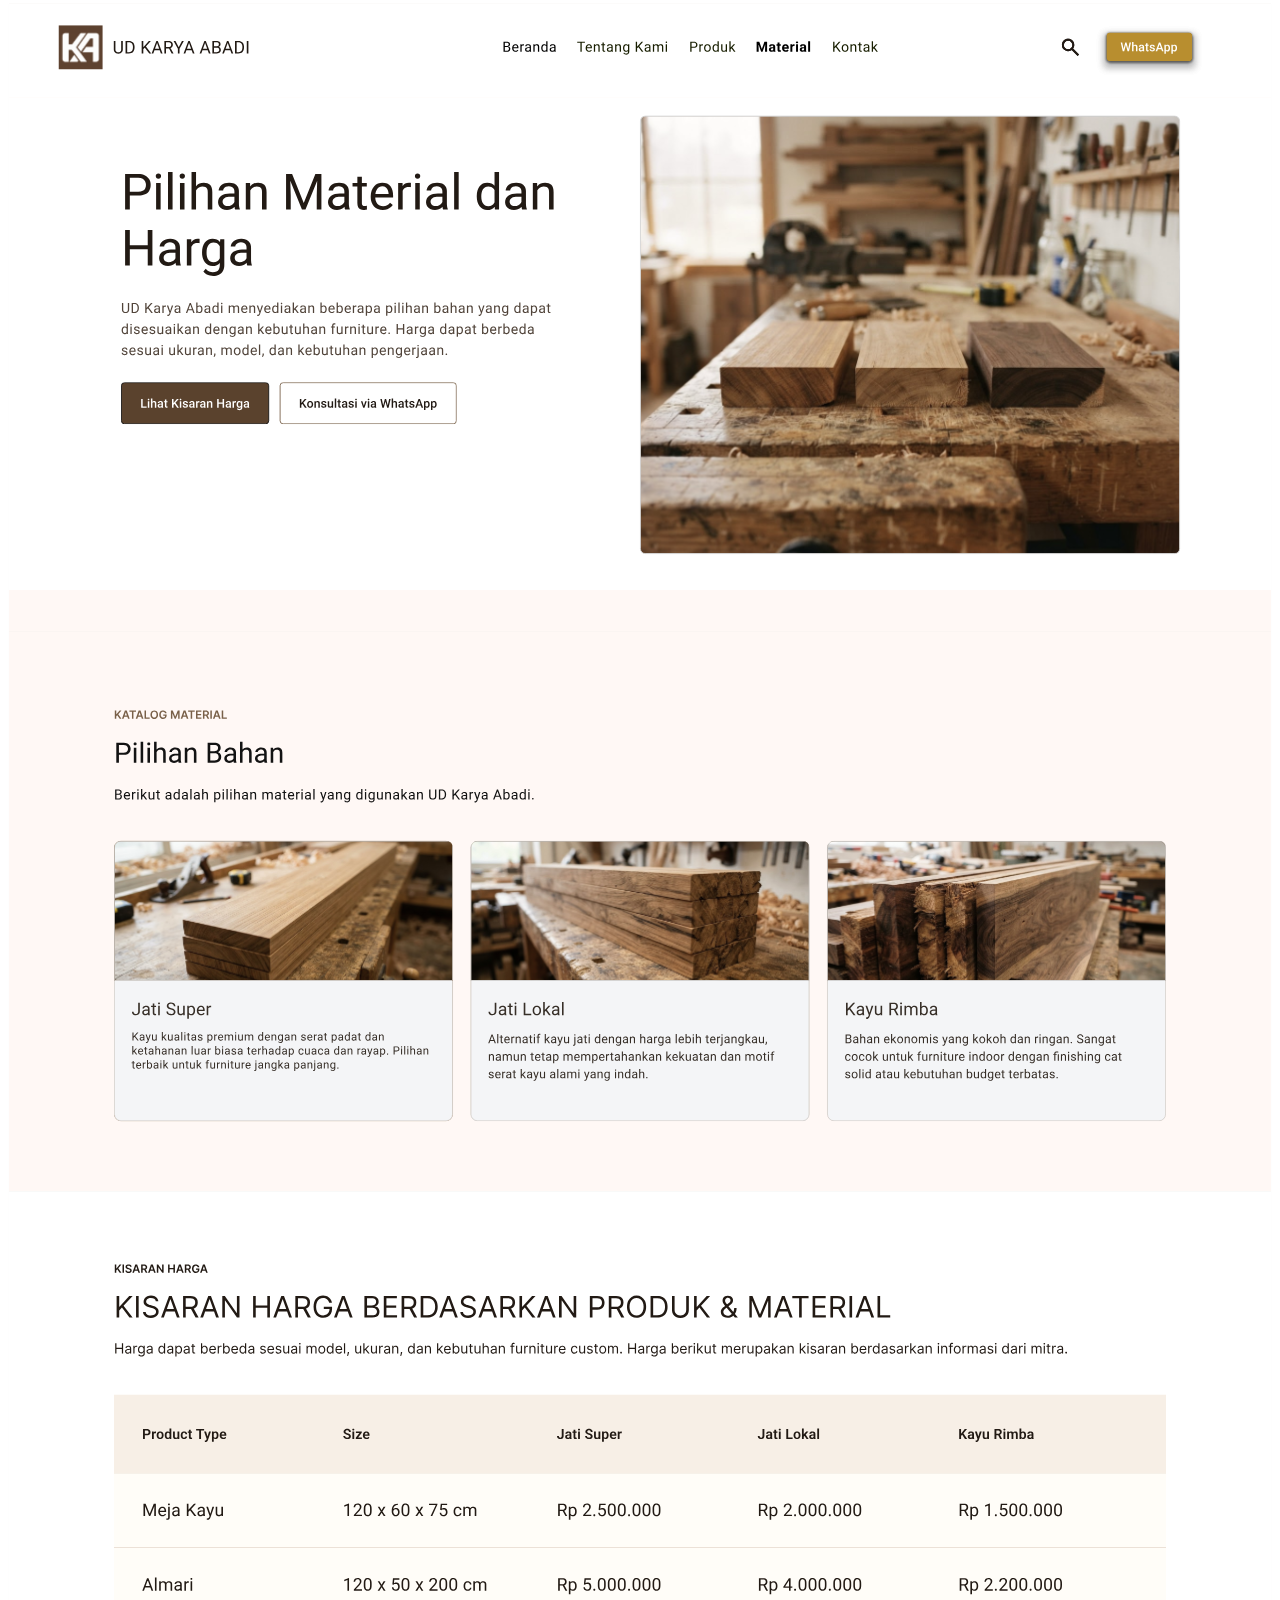
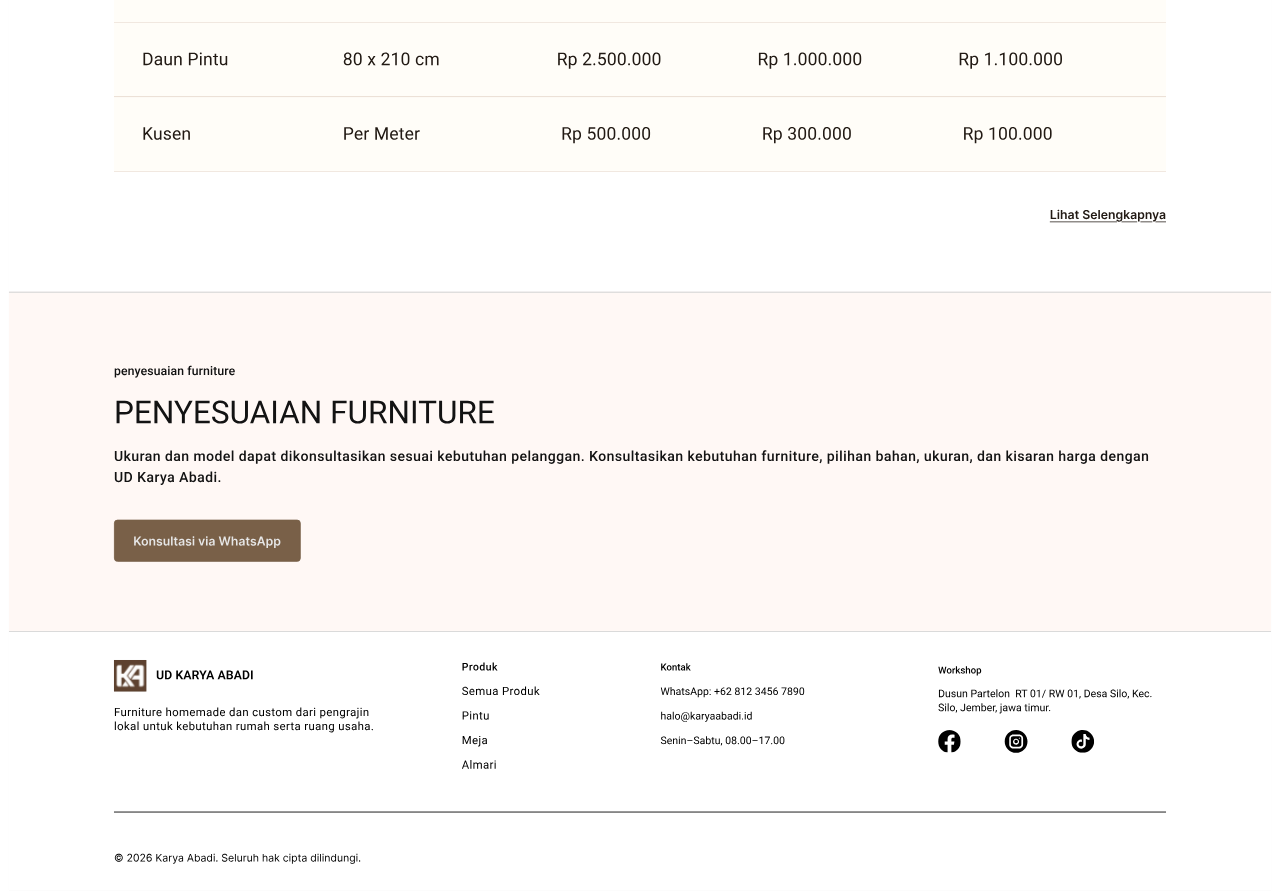
<file: material.html>
<!DOCTYPE html>

<html lang="id"><head><meta charset="utf-8"/><meta content="width=device-width,initial-scale=1" name="viewport"/><title>Material — UD Karya Abadi</title><link href="style.css" rel="stylesheet"/></head><body><main aria-label="Material" class="stage" data-page="material" style="--w:1460px;--ratio:1460/2845;--width:1460"><img alt="" class="art" draggable="false" height="2845" src="assets/material.svg" width="1460"/><div class="sr-only"><h1>Material</h1><p>Pilihan Material dan Harga</p><p>UD Karya Abadi menyediakan beberapa pilihan bahan yang dapat disesuaikan dengan kebutuhan furniture. Harga dapat berbeda sesuai ukuran, model, dan kebutuhan pengerjaan.</p><p>Lihat Kisaran Harga</p><p>Konsultasi via WhatsApp</p><p>katalog material</p><p>Pilihan Bahan</p><p>Berikut adalah pilihan material yang digunakan UD Karya Abadi.</p><p>kisaran harga</p><p>KISARAN HARGA BERDASARKAN PRODUK &amp; MATERIAL</p><p>Harga dapat berbeda sesuai model, ukuran, dan kebutuhan furniture custom. Harga berikut merupakan kisaran berdasarkan informasi dari mitra.</p><p>Lihat Selengkapnya</p><p>penyesuaian furniture</p><p>PENYESUAIAN FURNITURE</p><p>Ukuran dan model dapat dikonsultasikan sesuai kebutuhan pelanggan. Konsultasikan kebutuhan furniture, pilihan bahan, ukuran, dan kisaran harga dengan UD Karya Abadi.</p><p>Jati Super</p><p>Kayu kualitas premium dengan serat padat dan ketahanan luar biasa terhadap cuaca dan rayap. Pilihan terbaik untuk furniture jangka panjang.</p><p>Jati Lokal</p><p>Alternatif kayu jati dengan harga lebih terjangkau, namun tetap mempertahankan kekuatan dan motif serat kayu alami yang indah.</p><p>Kayu Rimba</p><p>Bahan ekonomis yang kokoh dan ringan. Sangat cocok untuk furniture indoor dengan finishing cat solid atau kebutuhan budget terbatas.</p><p>Product Type</p><p>Size</p><p>Meja Kayu</p><p>120 x 60 x 75 cm</p><p>Rp 2.500.000</p><p>Rp 2.000.000</p><p>Rp 1.500.000</p><p>Almari</p><p>120 x 50 x 200 cm</p><p>Rp 5.000.000</p><p>Rp 4.000.000</p><p>Rp 2.200.000</p><p>Daun Pintu</p><p>80 x 210 cm</p><p>Rp 1.000.000</p><p>Rp 1.100.000</p><p>Kusen</p><p>Per Meter</p><p>Rp 500.000</p><p>Rp 300.000</p><p>Rp 100.000</p><p>UD KARYA ABADI</p><p>Furniture homemade dan custom dari pengrajin lokal untuk kebutuhan rumah serta ruang usaha.</p><p>Produk</p><p>Semua Produk</p><p>Pintu</p><p>Meja</p><p>Kontak</p><p>WhatsApp: +62 812 3456 7890</p><p>halo@karyaabadi.id</p><p>Senin–Sabtu, 08.00–17.00</p><p>Workshop</p><p>Dusun Partelon  RT 01/ RW 01, Desa Silo, Kec. Silo, Jember, jawa timur.</p><p>© 2026 Karya Abadi. Seluruh hak cipta dilindungi.</p><p>Beranda</p><p>Tentang Kami</p><p>Material</p><p>WhatsApp</p><p>⌕</p></div><a aria-label="Beranda" class="hotspot" href="index.html" style="left:38.9041096%;top:1.2302285%;width:5.0000000%;height:1.3356766%" title="Beranda"><span class="sr-only">Beranda</span></a><a aria-label="Tentang Kami" class="hotspot" href="tentang-kami.html" style="left:44.7260274%;top:1.2302285%;width:7.9452055%;height:1.3356766%" title="Tentang Kami"><span class="sr-only">Tentang Kami</span></a><a aria-label="Produk" class="hotspot" href="produk.html" style="left:53.4931507%;top:1.2302285%;width:4.3835616%;height:1.3356766%" title="Produk"><span class="sr-only">Produk</span></a><a aria-current="page" aria-label="Material" class="hotspot" href="material.html" style="left:58.6986301%;top:1.2302285%;width:5.0684932%;height:1.3356766%" title="Material"><span class="sr-only">Material</span></a><a aria-label="Kontak" class="hotspot" href="kontak.html" style="left:64.6575342%;top:1.2302285%;width:4.3835616%;height:1.3356766%" title="Kontak"><span class="sr-only">Kontak</span></a><a aria-label="UD KARYA ABADI — Beranda" class="hotspot" href="index.html" style="left:4.2465753%;top:0.9490334%;width:16.7808219%;height:1.8277680%" title="UD KARYA ABADI — Beranda"><span class="sr-only">UD KARYA ABADI — Beranda</span></a><button aria-label="Pencarian" class="hotspot" data-action="search" style="left:82.3287671%;top:1.1599297%;width:2.8767123%;height:1.4762742%" title="Pencarian" type="button"><span class="sr-only">Pencarian</span></button><a aria-label="WhatsApp" class="hotspot" href="https://wa.me/6281234567890" rel="noopener" style="left:86.4383562%;top:1.3005272%;width:6.7123288%;height:1.1599297%" target="_blank" title="WhatsApp"><span class="sr-only">WhatsApp</span></a><a aria-label="Semua Produk" class="hotspot" href="produk.html" style="left:35.6164384%;top:91.4235501%;width:8.2191781%;height:0.8787346%" title="Semua Produk"><span class="sr-only">Semua Produk</span></a><a aria-label="Pintu" class="hotspot" href="produk.html?kategori=Pintu" style="left:35.6164384%;top:92.4077329%;width:8.2191781%;height:0.8787346%" title="Pintu"><span class="sr-only">Pintu</span></a><a aria-label="Meja" class="hotspot" href="produk.html?kategori=Meja" style="left:35.6164384%;top:93.3919156%;width:8.2191781%;height:0.8787346%" title="Meja"><span class="sr-only">Meja</span></a><a aria-label="Almari" class="hotspot" href="produk.html?kategori=Almari" style="left:35.6164384%;top:94.3760984%;width:8.2191781%;height:0.8787346%" title="Almari"><span class="sr-only">Almari</span></a><a aria-label="WhatsApp footer" class="hotspot" href="https://wa.me/6281234567890" rel="noopener" style="left:51.2328767%;top:91.4235501%;width:12.6027397%;height:0.8787346%" target="_blank" title="WhatsApp footer"><span class="sr-only">WhatsApp footer</span></a><a aria-label="Email" class="hotspot" href="mailto:halo@karyaabadi.id" style="left:51.2328767%;top:92.4077329%;width:10.2739726%;height:0.8787346%" title="Email"><span class="sr-only">Email</span></a><a aria-label="Lokasi workshop" class="hotspot" href="https://www.google.com/maps/search/?api=1&amp;query=Dusun+Partelon+Desa+Silo+Jember+Jawa+Timur" rel="noopener" style="left:72.9452055%;top:91.4235501%;width:18.4931507%;height:1.5817223%" target="_blank" title="Lokasi workshop"><span class="sr-only">Lokasi workshop</span></a><button aria-label="Facebook footer" class="hotspot" data-action="social" data-name="Facebook" style="left:72.9452055%;top:94.3057996%;width:2.4657534%;height:1.2653779%" title="Facebook footer" type="button"><span class="sr-only">Facebook footer</span></button><button aria-label="Instagram footer" class="hotspot" data-action="social" data-name="Instagram" style="left:78.1506849%;top:94.3057996%;width:2.4657534%;height:1.2653779%" title="Instagram footer" type="button"><span class="sr-only">Instagram footer</span></button><button aria-label="TikTok footer" class="hotspot" data-action="social" data-name="TikTok" style="left:83.3561644%;top:94.3057996%;width:2.4657534%;height:1.2653779%" title="TikTok footer" type="button"><span class="sr-only">TikTok footer</span></button><a aria-label="Lihat Kisaran Harga" class="hotspot" href="#kisaran-harga" style="left:9.4520548%;top:15.3251318%;width:11.5753425%;height:1.6871705%" title="Lihat Kisaran Harga"><span class="sr-only">Lihat Kisaran Harga</span></a><div id="kisaran-harga" style="position:absolute;top:50.58%;left:0"></div><a aria-label="Konsultasi via WhatsApp" class="hotspot" href="https://wa.me/6281234567890" rel="noopener" style="left:21.8493151%;top:15.3251318%;width:13.8356164%;height:1.6871705%" target="_blank" title="Konsultasi via WhatsApp"><span class="sr-only">Konsultasi via WhatsApp</span></a><a aria-label="Konsultasi via WhatsApp" class="hotspot" href="https://wa.me/6281234567890" rel="noopener" style="left:8.9041096%;top:84.9912127%;width:14.5890411%;height:1.6871705%" target="_blank" title="Konsultasi via WhatsApp"><span class="sr-only">Konsultasi via WhatsApp</span></a><a aria-label="Lihat Selengkapnya" class="hotspot" href="produk.html" style="left:8.9041096%;top:72.0210896%;width:12.6712329%;height:1.4059754%" title="Lihat Selengkapnya"><span class="sr-only">Lihat Selengkapnya</span></a><button aria-label="Jati Super" class="hotspot" data-action="material" data-name="Jati Super" data-sub="Kayu kualitas premium dengan serat padat dan ketahanan luar biasa terhadap cuaca dan rayap. Pilihan terbaik untuk furniture jangka panjang." style="left:8.9041096%;top:33.7082601%;width:26.5068493%;height:11.2478032%" title="Jati Super" type="button"><span class="sr-only">Jati Super</span></button><button aria-label="Jati Lokal" class="hotspot" data-action="material" data-name="Jati Lokal" data-sub="Alternatif kayu jati dengan harga lebih terjangkau, namun tetap mempertahankan kekuatan dan motif serat kayu alami yang indah." style="left:36.7808219%;top:33.7082601%;width:26.5068493%;height:11.2478032%" title="Jati Lokal" type="button"><span class="sr-only">Jati Lokal</span></button><button aria-label="Kayu Rimba" class="hotspot" data-action="material" data-name="Kayu Rimba" data-sub="Bahan ekonomis yang kokoh dan ringan. Sangat cocok untuk furniture indoor dengan finishing cat solid atau kebutuhan budget terbatas." style="left:64.5890411%;top:33.7082601%;width:26.5068493%;height:11.2478032%" title="Kayu Rimba" type="button"><span class="sr-only">Kayu Rimba</span></button></main><script src="script.js"></script></body></html>
</file>
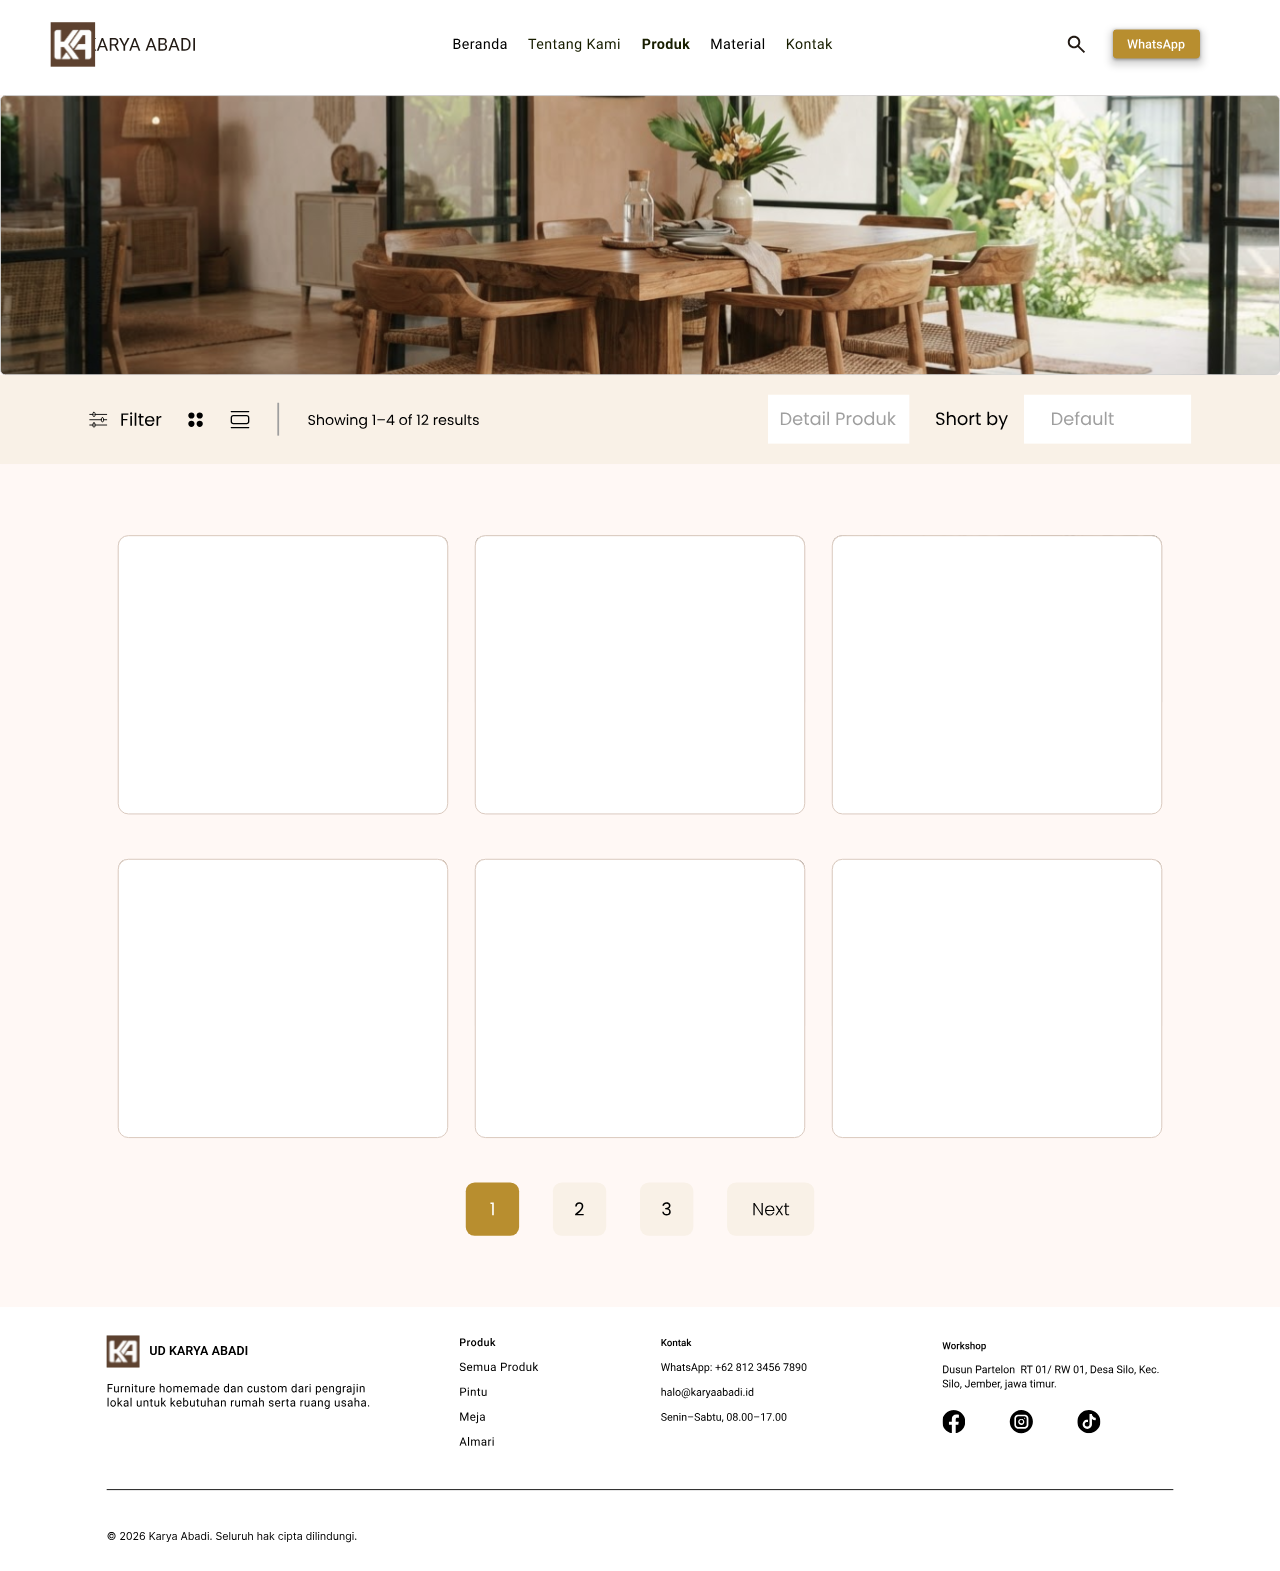
<file: produk.html>
<!DOCTYPE html>

<html lang="id"><head><meta charset="utf-8"/><meta content="width=device-width,initial-scale=1" name="viewport"/><title>Produk — UD Karya Abadi</title><link href="style.css" rel="stylesheet"/></head><body><main aria-label="Produk" class="stage" data-page="produk" style="--w:1440px;--ratio:1440/1767;--width:1440"><img alt="" class="art" draggable="false" height="1767" src="assets/produk.svg" width="1440"/><div class="sr-only"><h1>Produk</h1><p>Filter</p><p>☷</p><p>▦</p><p>☰</p><p>Showing 1–4 of 12 results</p><p>Detail Produk</p><p>Short by</p><p>Default</p><p>Almari</p><p>Desain Simple &amp; Elegan</p><p>Rp 7.000.000</p><p>Meja kayu</p><p>Rp 2.500.000</p><p>Kursi Tamu</p><p>Rp 1.500.000</p><p>Kusen</p><p>Desain Kokoh</p><p>Pintu</p><p>Daun Pintu</p><p>Rp 1.000.000</p><p>1</p><p>2</p><p>3</p><p>Next</p><p>UD KARYA ABADI</p><p>Furniture homemade dan custom dari pengrajin lokal untuk kebutuhan rumah serta ruang usaha.</p><p>Produk</p><p>Semua Produk</p><p>Meja</p><p>Kontak</p><p>WhatsApp: +62 812 3456 7890</p><p>halo@karyaabadi.id</p><p>Senin–Sabtu, 08.00–17.00</p><p>Workshop</p><p>Dusun Partelon  RT 01/ RW 01, Desa Silo, Kec. Silo, Jember, jawa timur.</p><p>© 2026 Karya Abadi. Seluruh hak cipta dilindungi.</p><p>Beranda</p><p>Tentang Kami</p><p>Material</p><p>WhatsApp</p><p>⌕</p></div><a aria-label="Beranda" class="hotspot" href="index.html" style="left:35.0000000%;top:1.7543860%;width:5.0694444%;height:2.1505376%" title="Beranda"><span class="sr-only">Beranda</span></a><a aria-label="Tentang Kami" class="hotspot" href="tentang-kami.html" style="left:40.9027778%;top:1.7543860%;width:8.0555556%;height:2.1505376%" title="Tentang Kami"><span class="sr-only">Tentang Kami</span></a><a aria-current="page" aria-label="Produk" class="hotspot" href="produk.html" style="left:49.7916667%;top:1.7543860%;width:4.4444444%;height:2.1505376%" title="Produk"><span class="sr-only">Produk</span></a><a aria-label="Material" class="hotspot" href="material.html" style="left:55.1388889%;top:1.7543860%;width:5.1388889%;height:2.1505376%" title="Material"><span class="sr-only">Material</span></a><a aria-label="Kontak" class="hotspot" href="kontak.html" style="left:61.0416667%;top:1.7543860%;width:4.4444444%;height:2.1505376%" title="Kontak"><span class="sr-only">Kontak</span></a><a aria-label="UD KARYA ABADI — Beranda" class="hotspot" href="index.html" style="left:3.6111111%;top:1.3016412%;width:17.0138889%;height:2.9428410%" title="UD KARYA ABADI — Beranda"><span class="sr-only">UD KARYA ABADI — Beranda</span></a><button aria-label="Pencarian" class="hotspot" data-action="search" style="left:82.7777778%;top:1.6411998%;width:2.9166667%;height:2.3769100%" title="Pencarian" type="button"><span class="sr-only">Pencarian</span></button><a aria-label="WhatsApp" class="hotspot" href="https://wa.me/6281234567890" rel="noopener" style="left:86.9444444%;top:1.8675722%;width:6.8055556%;height:1.8675722%" target="_blank" title="WhatsApp"><span class="sr-only">WhatsApp</span></a><a aria-label="Semua Produk" class="hotspot" href="produk.html" style="left:35.4166667%;top:86.3044709%;width:8.3333333%;height:1.4148274%" title="Semua Produk"><span class="sr-only">Semua Produk</span></a><a aria-label="Pintu" class="hotspot" href="produk.html?kategori=Pintu" style="left:35.4166667%;top:87.8890775%;width:8.3333333%;height:1.4148274%" title="Pintu"><span class="sr-only">Pintu</span></a><a aria-label="Meja" class="hotspot" href="produk.html?kategori=Meja" style="left:35.4166667%;top:89.4736842%;width:8.3333333%;height:1.4148274%" title="Meja"><span class="sr-only">Meja</span></a><a aria-label="Almari" class="hotspot" href="produk.html?kategori=Almari" style="left:35.4166667%;top:91.0582909%;width:8.3333333%;height:1.4148274%" title="Almari"><span class="sr-only">Almari</span></a><a aria-label="WhatsApp footer" class="hotspot" href="https://wa.me/6281234567890" rel="noopener" style="left:51.2500000%;top:86.3044709%;width:12.7777778%;height:1.4148274%" target="_blank" title="WhatsApp footer"><span class="sr-only">WhatsApp footer</span></a><a aria-label="Email" class="hotspot" href="mailto:halo@karyaabadi.id" style="left:51.2500000%;top:87.8890775%;width:10.4166667%;height:1.4148274%" title="Email"><span class="sr-only">Email</span></a><a aria-label="Lokasi workshop" class="hotspot" href="https://www.google.com/maps/search/?api=1&amp;query=Dusun+Partelon+Desa+Silo+Jember+Jawa+Timur" rel="noopener" style="left:73.2638889%;top:86.3044709%;width:18.7500000%;height:2.5466893%" target="_blank" title="Lokasi workshop"><span class="sr-only">Lokasi workshop</span></a><button aria-label="Facebook footer" class="hotspot" data-action="social" data-name="Facebook" style="left:73.2638889%;top:90.9451047%;width:2.5000000%;height:2.0373514%" title="Facebook footer" type="button"><span class="sr-only">Facebook footer</span></button><button aria-label="Instagram footer" class="hotspot" data-action="social" data-name="Instagram" style="left:78.5416667%;top:90.9451047%;width:2.5000000%;height:2.0373514%" title="Instagram footer" type="button"><span class="sr-only">Instagram footer</span></button><button aria-label="TikTok footer" class="hotspot" data-action="social" data-name="TikTok" style="left:83.8194444%;top:90.9451047%;width:2.5000000%;height:2.0373514%" title="TikTok footer" type="button"><span class="sr-only">TikTok footer</span></button><button aria-label="Filter" class="hotspot" data-action="filter" style="left:6.8055556%;top:25.3537068%;width:6.0416667%;height:2.6032824%" title="Filter" type="button"><span class="sr-only">Filter</span></button><button aria-label="Tampilan grid" class="hotspot" data-action="grid" style="left:13.7500000%;top:25.3537068%;width:2.9166667%;height:2.6032824%" title="Tampilan grid" type="button"><span class="sr-only">Tampilan grid</span></button><button aria-label="Tampilan daftar" class="hotspot" data-action="list" style="left:17.3611111%;top:25.3537068%;width:2.9166667%;height:2.6032824%" title="Tampilan daftar" type="button"><span class="sr-only">Tampilan daftar</span></button><button aria-label="Short by — Default" class="hotspot" data-action="sort" style="left:80.0000000%;top:25.1273345%;width:13.0555556%;height:3.1126203%" title="Short by — Default" type="button"><span class="sr-only">Short by — Default</span></button><a aria-label="Detail Produk" class="hotspot" href="detail-produk.html" style="left:60.0000000%;top:25.1273345%;width:11.0416667%;height:3.1126203%" title="Detail Produk"><span class="sr-only">Detail Produk</span></a><button aria-label="Lihat Detail — Almari" class="hotspot" data-action="product" data-card="true" data-item="0" data-name="Almari" data-price="Rp 7.000.000" data-sub="Desain Simple &amp; Elegan" style="left:9.2361111%;top:34.0690436%;width:25.8333333%;height:17.7702320%" title="Lihat Detail — Almari" type="button"><span class="sr-only">Lihat Detail — Almari</span></button><a aria-label="Lihat Detail — Meja kayu" class="hotspot" data-card="true" data-item="1" href="detail-produk.html" style="left:37.0833333%;top:34.0690436%;width:25.8333333%;height:17.7702320%" title="Lihat Detail — Meja kayu"><span class="sr-only">Lihat Detail — Meja kayu</span></a><button aria-label="Lihat Detail — Kursi Tamu" class="hotspot" data-action="product" data-card="true" data-item="2" data-name="Kursi Tamu" data-price="Rp 1.500.000" data-sub="Desain Simple &amp; Elegan" style="left:65.0000000%;top:34.0690436%;width:25.8333333%;height:17.7702320%" title="Lihat Detail — Kursi Tamu" type="button"><span class="sr-only">Lihat Detail — Kursi Tamu</span></button><button aria-label="Lihat Detail — Kusen" class="hotspot" data-action="product" data-card="true" data-item="3" data-name="Kusen" data-price="Rp 7.000.000" data-sub="Desain Kokoh" style="left:9.2361111%;top:54.6689304%;width:25.8333333%;height:17.7702320%" title="Lihat Detail — Kusen" type="button"><span class="sr-only">Lihat Detail — Kusen</span></button><button aria-label="Lihat Detail — Pintu" class="hotspot" data-action="product" data-card="true" data-item="4" data-name="Pintu" data-price="Rp 2.500.000" data-sub="Desain Simple &amp; Elegan" style="left:37.0833333%;top:54.6689304%;width:25.8333333%;height:17.7702320%" title="Lihat Detail — Pintu" type="button"><span class="sr-only">Lihat Detail — Pintu</span></button><button aria-label="Lihat Detail — Daun Pintu" class="hotspot" data-action="product" data-card="true" data-item="5" data-name="Daun Pintu" data-price="Rp 1.000.000" data-sub="Desain Simple &amp; Elegan" style="left:65.0000000%;top:54.6689304%;width:25.8333333%;height:17.7702320%" title="Lihat Detail — Daun Pintu" type="button"><span class="sr-only">Lihat Detail — Daun Pintu</span></button><button aria-label="Halaman 1" class="hotspot" data-action="pagination" data-name="1" style="left:36.3888889%;top:75.2688172%;width:4.1666667%;height:3.3955857%" title="Halaman 1" type="button"><span class="sr-only">Halaman 1</span></button><button aria-label="Halaman 2" class="hotspot" data-action="pagination" data-name="2" style="left:43.1944444%;top:75.2688172%;width:4.1666667%;height:3.3955857%" title="Halaman 2" type="button"><span class="sr-only">Halaman 2</span></button><button aria-label="Halaman 3" class="hotspot" data-action="pagination" data-name="3" style="left:50.0000000%;top:75.2688172%;width:4.1666667%;height:3.3955857%" title="Halaman 3" type="button"><span class="sr-only">Halaman 3</span></button><button aria-label="Halaman Next" class="hotspot" data-action="pagination" data-name="Next" style="left:56.8055556%;top:75.2688172%;width:6.8055556%;height:3.3955857%" title="Halaman Next" type="button"><span class="sr-only">Halaman Next</span></button></main><script src="script.js"></script></body></html>
</file>
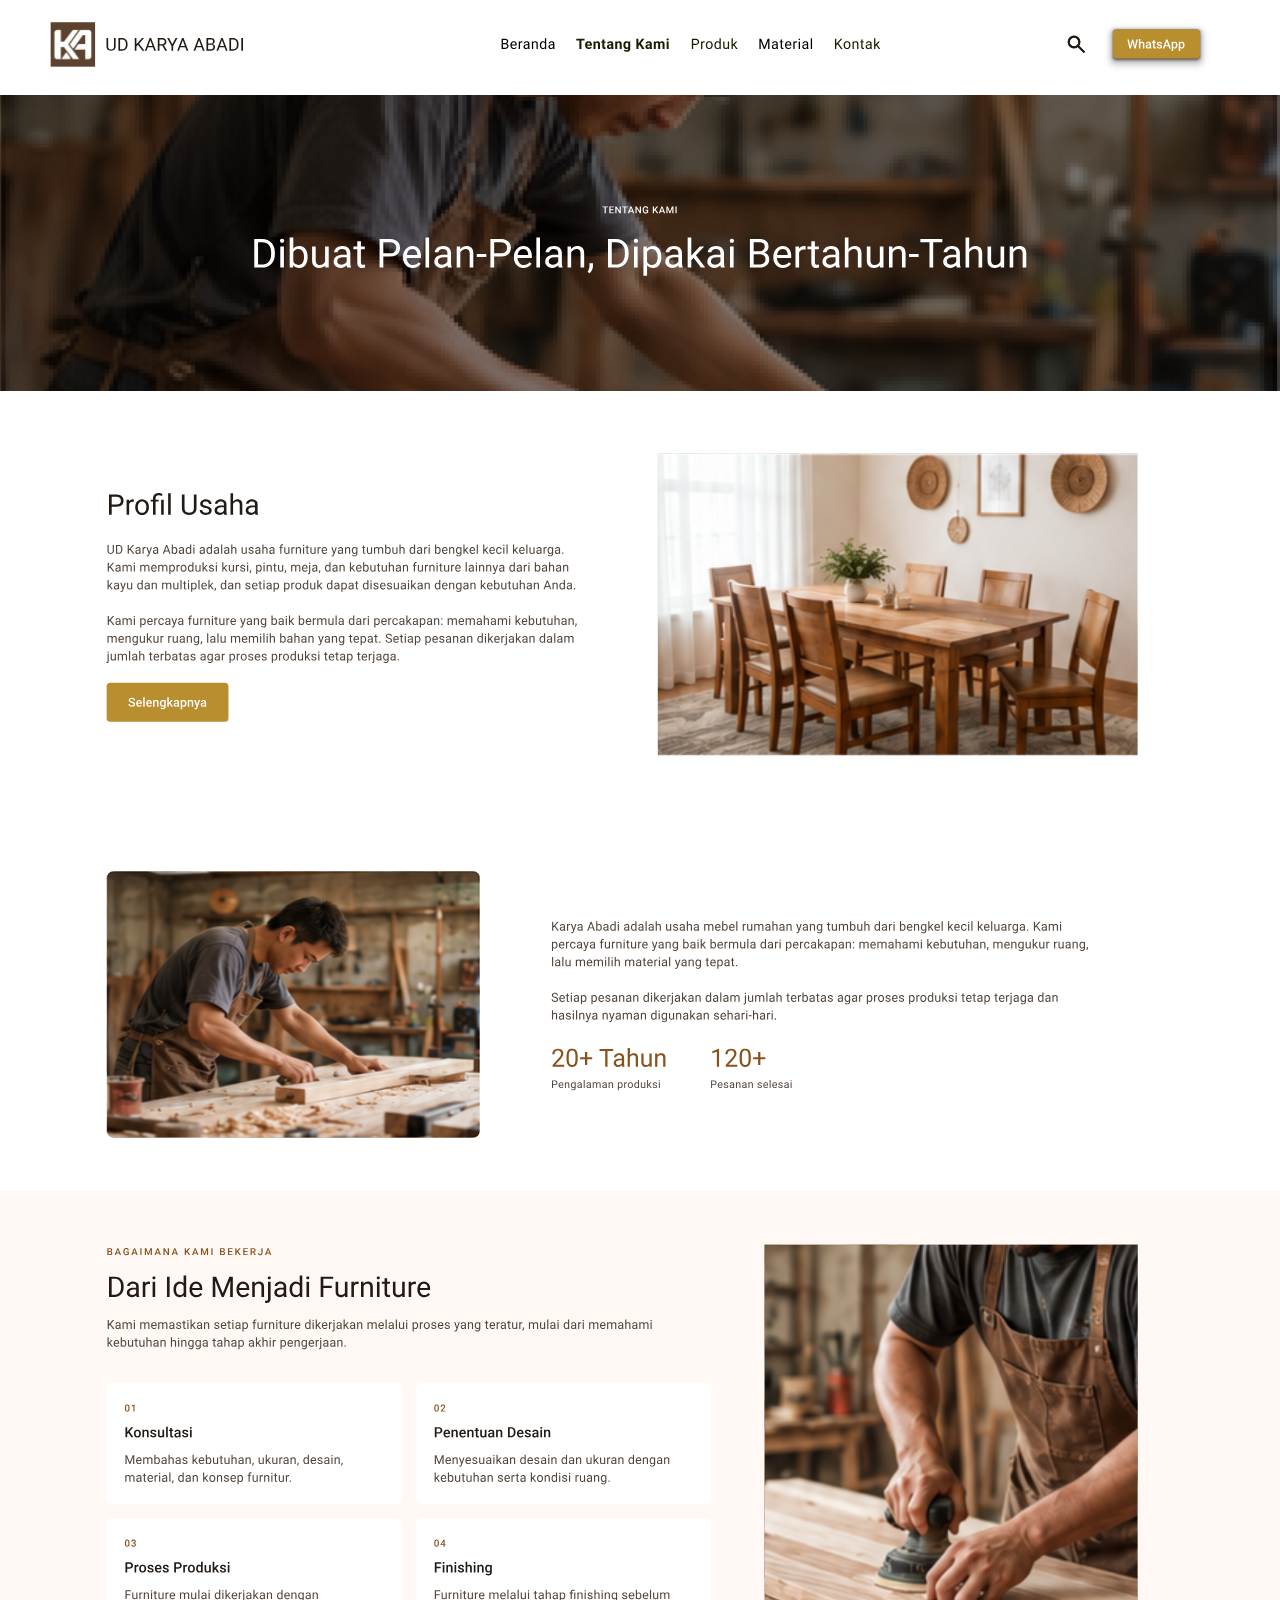
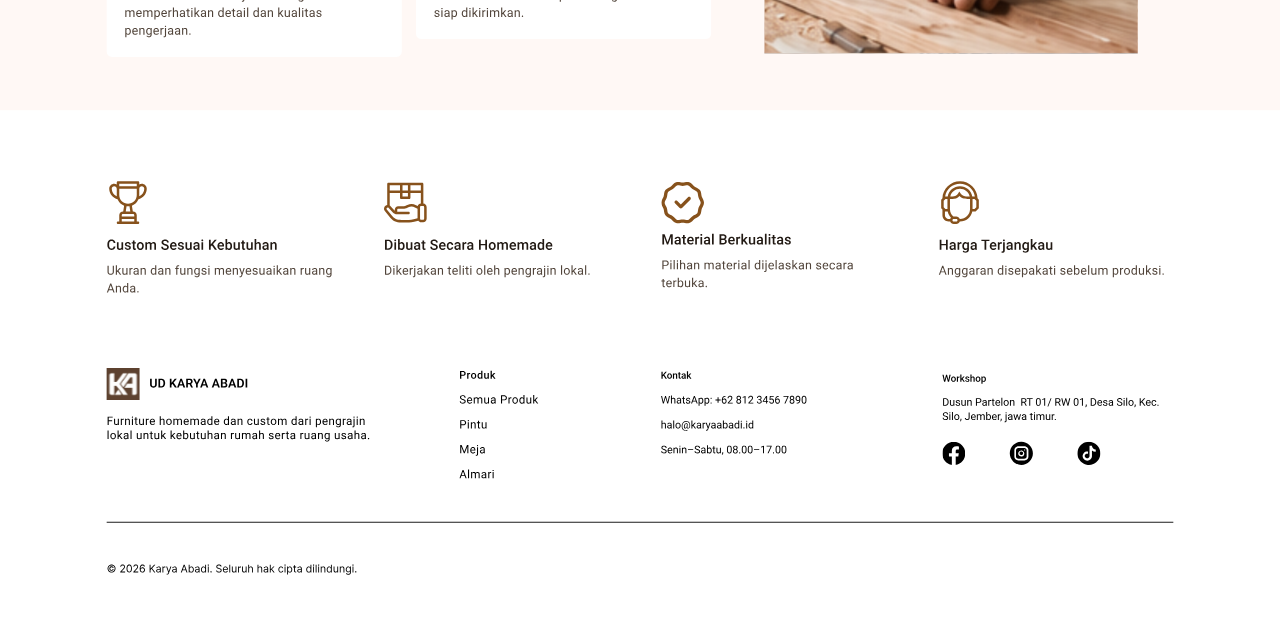
<file: tentang-kami.html>
<!DOCTYPE html>

<html lang="id"><head><meta charset="utf-8"/><meta content="width=device-width,initial-scale=1" name="viewport"/><title>Tentang Kami — UD Karya Abadi</title><link href="style.css" rel="stylesheet"/></head><body><main aria-label="Tentang Kami" class="stage" data-page="tentang-kami" style="--w:1440px;--ratio:1440/2511;--width:1440"><img alt="" class="art" draggable="false" height="2511" src="assets/tentang-kami.svg" width="1440"/><div class="sr-only"><h1>Tentang Kami</h1><p>Tentang Kami</p><p>Dibuat Pelan-Pelan, Dipakai Bertahun-Tahun</p><p>Profil Usaha</p><p>UD Karya Abadi adalah usaha furniture yang tumbuh dari bengkel kecil keluarga. Kami memproduksi kursi, pintu, meja, dan kebutuhan furniture lainnya dari bahan kayu dan multiplek, dan setiap produk dapat disesuaikan dengan kebutuhan Anda.</p><p>Kami percaya furniture yang baik bermula dari percakapan: memahami kebutuhan, mengukur ruang, lalu memilih bahan yang tepat. Setiap pesanan dikerjakan dalam jumlah terbatas agar proses produksi tetap terjaga.</p><p>Selengkapnya</p><p>Karya Abadi adalah usaha mebel rumahan yang tumbuh dari bengkel kecil keluarga. Kami percaya furniture yang baik bermula dari percakapan: memahami kebutuhan, mengukur ruang, lalu memilih material yang tepat.</p><p>Setiap pesanan dikerjakan dalam jumlah terbatas agar proses produksi tetap terjaga dan hasilnya nyaman digunakan sehari-hari.</p><p>20+ Tahun</p><p>Pengalaman produksi</p><p>120+</p><p>Pesanan selesai</p><p>Bagaimana Kami Bekerja</p><p>Dari Ide Menjadi Furniture</p><p>Kami memastikan setiap furniture dikerjakan melalui proses yang teratur, mulai dari memahami kebutuhan hingga tahap akhir pengerjaan.</p><p>01</p><p>Konsultasi</p><p>Membahas kebutuhan, ukuran, desain, material, dan konsep furnitur.</p><p>02</p><p>Penentuan Desain</p><p>Menyesuaikan desain dan ukuran dengan kebutuhan serta kondisi ruang.</p><p>03</p><p>Proses Produksi</p><p>Furniture mulai dikerjakan dengan memperhatikan detail dan kualitas pengerjaan.</p><p>04</p><p>Finishing</p><p>Furniture melalui tahap finishing sebelum siap dikirimkan.</p><p>Custom Sesuai Kebutuhan</p><p>Ukuran dan fungsi menyesuaikan ruang Anda.</p><p>Dibuat Secara Homemade</p><p>Dikerjakan teliti oleh pengrajin lokal.</p><p>Material Berkualitas</p><p>Pilihan material dijelaskan secara terbuka.</p><p>Harga Terjangkau</p><p>Anggaran disepakati sebelum produksi.</p><p>UD KARYA ABADI</p><p>Furniture homemade dan custom dari pengrajin lokal untuk kebutuhan rumah serta ruang usaha.</p><p>Produk</p><p>Semua Produk</p><p>Pintu</p><p>Meja</p><p>Almari</p><p>Kontak</p><p>WhatsApp: +62 812 3456 7890</p><p>halo@karyaabadi.id</p><p>Senin–Sabtu, 08.00–17.00</p><p>Workshop</p><p>Dusun Partelon  RT 01/ RW 01, Desa Silo, Kec. Silo, Jember, jawa timur.</p><p>© 2026 Karya Abadi. Seluruh hak cipta dilindungi.</p><p>Beranda</p><p>Material</p><p>WhatsApp</p><p>⌕</p></div><a aria-label="Beranda" class="hotspot" href="index.html" style="left:38.7500000%;top:1.2345679%;width:5.0694444%;height:1.5133413%" title="Beranda"><span class="sr-only">Beranda</span></a><a aria-current="page" aria-label="Tentang Kami" class="hotspot" href="tentang-kami.html" style="left:44.6527778%;top:1.2345679%;width:8.0555556%;height:1.5133413%" title="Tentang Kami"><span class="sr-only">Tentang Kami</span></a><a aria-label="Produk" class="hotspot" href="produk.html" style="left:53.5416667%;top:1.2345679%;width:4.4444444%;height:1.5133413%" title="Produk"><span class="sr-only">Produk</span></a><a aria-label="Material" class="hotspot" href="material.html" style="left:58.8888889%;top:1.2345679%;width:5.1388889%;height:1.5133413%" title="Material"><span class="sr-only">Material</span></a><a aria-label="Kontak" class="hotspot" href="kontak.html" style="left:64.7916667%;top:1.2345679%;width:4.4444444%;height:1.5133413%" title="Kontak"><span class="sr-only">Kontak</span></a><a aria-label="UD KARYA ABADI — Beranda" class="hotspot" href="index.html" style="left:3.6111111%;top:0.9159697%;width:17.0138889%;height:2.0708881%" title="UD KARYA ABADI — Beranda"><span class="sr-only">UD KARYA ABADI — Beranda</span></a><button aria-label="Pencarian" class="hotspot" data-action="search" style="left:82.7777778%;top:1.1549184%;width:2.9166667%;height:1.6726404%" title="Pencarian" type="button"><span class="sr-only">Pencarian</span></button><a aria-label="WhatsApp" class="hotspot" href="https://wa.me/6281234567890" rel="noopener" style="left:86.9444444%;top:1.3142174%;width:6.8055556%;height:1.3142174%" target="_blank" title="WhatsApp"><span class="sr-only">WhatsApp</span></a><a aria-label="Semua Produk" class="hotspot" href="produk.html" style="left:35.4166667%;top:89.0880127%;width:8.3333333%;height:0.9956193%" title="Semua Produk"><span class="sr-only">Semua Produk</span></a><a aria-label="Pintu" class="hotspot" href="produk.html?kategori=Pintu" style="left:35.4166667%;top:90.2031063%;width:8.3333333%;height:0.9956193%" title="Pintu"><span class="sr-only">Pintu</span></a><a aria-label="Meja" class="hotspot" href="produk.html?kategori=Meja" style="left:35.4166667%;top:91.3181999%;width:8.3333333%;height:0.9956193%" title="Meja"><span class="sr-only">Meja</span></a><a aria-label="Almari" class="hotspot" href="produk.html?kategori=Almari" style="left:35.4166667%;top:92.4332935%;width:8.3333333%;height:0.9956193%" title="Almari"><span class="sr-only">Almari</span></a><a aria-label="WhatsApp footer" class="hotspot" href="https://wa.me/6281234567890" rel="noopener" style="left:51.2500000%;top:89.0880127%;width:12.7777778%;height:0.9956193%" target="_blank" title="WhatsApp footer"><span class="sr-only">WhatsApp footer</span></a><a aria-label="Email" class="hotspot" href="mailto:halo@karyaabadi.id" style="left:51.2500000%;top:90.2031063%;width:10.4166667%;height:0.9956193%" title="Email"><span class="sr-only">Email</span></a><a aria-label="Lokasi workshop" class="hotspot" href="https://www.google.com/maps/search/?api=1&amp;query=Dusun+Partelon+Desa+Silo+Jember+Jawa+Timur" rel="noopener" style="left:73.2638889%;top:89.0880127%;width:18.7500000%;height:1.7921147%" target="_blank" title="Lokasi workshop"><span class="sr-only">Lokasi workshop</span></a><button aria-label="Facebook footer" class="hotspot" data-action="social" data-name="Facebook" style="left:73.2638889%;top:92.3536440%;width:2.5000000%;height:1.4336918%" title="Facebook footer" type="button"><span class="sr-only">Facebook footer</span></button><button aria-label="Instagram footer" class="hotspot" data-action="social" data-name="Instagram" style="left:78.5416667%;top:92.3536440%;width:2.5000000%;height:1.4336918%" title="Instagram footer" type="button"><span class="sr-only">Instagram footer</span></button><button aria-label="TikTok footer" class="hotspot" data-action="social" data-name="TikTok" style="left:83.8194444%;top:92.3536440%;width:2.5000000%;height:1.4336918%" title="TikTok footer" type="button"><span class="sr-only">TikTok footer</span></button><a aria-label="Selengkapnya" class="hotspot" href="#profil-lanjutan" style="left:8.3333333%;top:30.5854241%;width:9.5138889%;height:1.7522899%" title="Selengkapnya"><span class="sr-only">Selengkapnya</span></a><div id="profil-lanjutan" style="position:absolute;top:36.64%;left:0"></div></main><script src="script.js"></script></body></html>
</file>
<file: style.css>
*{box-sizing:border-box}html,body{margin:0;padding:0;background:#fff}html{scroll-behavior:smooth}body{overflow-x:hidden;font-family:Poppins,Arial,sans-serif;color:#221a14}.stage{position:relative;margin:0 auto;width:min(100%,var(--w));container-type:inline-size;aspect-ratio:var(--ratio);isolation:isolate}.art{display:block;position:absolute;inset:0;width:100%;height:100%;pointer-events:none;user-select:none}.hotspot,.field{position:absolute;margin:0;padding:0;border:0;outline:none;background:transparent;color:transparent;text-decoration:none;z-index:2}.hotspot{display:block;cursor:pointer;border-radius:5px;transition:background-color .2s cubic-bezier(.2,0,0,1);touch-action:manipulation}.hotspot:hover{background:rgba(184,142,47,.075)}.hotspot:active{background:rgba(184,142,47,.18)}.hotspot:focus-visible,.field:focus-visible{outline:2px solid #87521c;outline-offset:2px}.hotspot[aria-current=page]:hover{background:transparent}.field{caret-color:#333;resize:none;font:calc(16 / var(--width) * 100cqw)/1.45 Poppins,Arial,sans-serif;overflow:auto;z-index:3}.field:focus,.field:not(:placeholder-shown){background:#fff;color:#000}.field::placeholder{color:transparent}.field:focus::placeholder{color:#9f9f9f}.sr-only{position:absolute;width:1px;height:1px;padding:0;margin:-1px;overflow:hidden;clip:rect(0,0,0,0);white-space:nowrap;border:0}.modal{width:min(540px,calc(100% - 32px));max-height:85vh;border:1px solid #e7dfd5;border-radius:12px;padding:24px;background:#fff8f5;color:#221a14;box-shadow:0 12px 50px #221a1440;overflow:auto}.modal::backdrop{background:#221a1470}.modal h2{font-size:22px;margin:0 40px 16px 0}.modal p{line-height:1.6}.modal .close{position:absolute;right:12px;top:10px;border:none;background:none;font-size:26px;cursor:pointer;color:#221a14}.modal button:not(.close),.modal a.action,.dynamic-products button{display:inline-block;border:1px solid #b88e2f;border-radius:5px;background:#b88e2f;color:#fff;text-decoration:none;padding:12px 16px;font:inherit;cursor:pointer;margin:4px 4px 4px 0}.modal input,.modal select{width:100%;padding:12px;border:1px solid #b5a79a;border-radius:5px;font:inherit;background:#fff}.modal label{display:block;margin:12px 0 5px}.modal .option{display:block;background:white;color:#221a14;border:1px solid #e1d6c8;width:100%;text-align:left}.crop{display:block;position:relative;overflow:hidden;width:100%;background:#f9f1e7}.crop img{position:absolute;max-width:none;pointer-events:none;user-select:none}.dynamic-products{position:absolute;z-index:4;left:0;top:29.541596%;width:100%;height:53.650255%;background:#fff8f5;padding:4.8% 9.2%;overflow:auto;font-size:clamp(12px,1.1cqw,16px)}.dynamic-products h2{font-size:1.4em;margin:0 0 1em}.dynamic-products .items{display:grid;grid-template-columns:repeat(3,minmax(0,1fr));gap:2.2cqw}.dynamic-products.list .items{grid-template-columns:1fr}.dynamic-products .card{display:block;text-align:left;background:#fff;color:#221a14;border:1px solid #e6d9cb;border-radius:8px;padding:0;overflow:hidden;cursor:pointer;text-decoration:none}.dynamic-products .card .info{display:block;padding:12px}.dynamic-products .card strong,.dynamic-products .card small{display:block}.dynamic-products .card small{margin-top:6px}.dynamic-products.list .card{display:grid;grid-template-columns:30% 1fr;align-items:center}.selected-color{outline:2px solid #87521c;outline-offset:3px}.photo-preview{position:absolute;z-index:1;left:14.375%;top:8.554469%;width:29.305556%;height:17.458101%;background:#f9f1e7;display:flex;align-items:center;justify-content:center;overflow:hidden}.photo-preview .crop{width:100%}.faq-cover{position:absolute;z-index:1;left:8.3333%;top:63.0443%;width:83.3333%;height:6.1%;background:#fff8f5}.tab-content{position:absolute;z-index:1;left:9.58%;top:40.25%;width:83.3333%;height:6.5%;background:#fff;padding:0;font:calc(15 / var(--width) * 100cqw)/1.5 Poppins,Arial,sans-serif;overflow:auto}.tab-content p{margin:0 0 .7em}.tab-active{box-shadow:inset 0 -2px #b88e2f}.modal .crop{margin:10px 0}.modal .muted{color:#75695e;font-size:.9em}@media(prefers-reduced-motion:reduce){html{scroll-behavior:auto}.hotspot{transition:none}}
</file>
